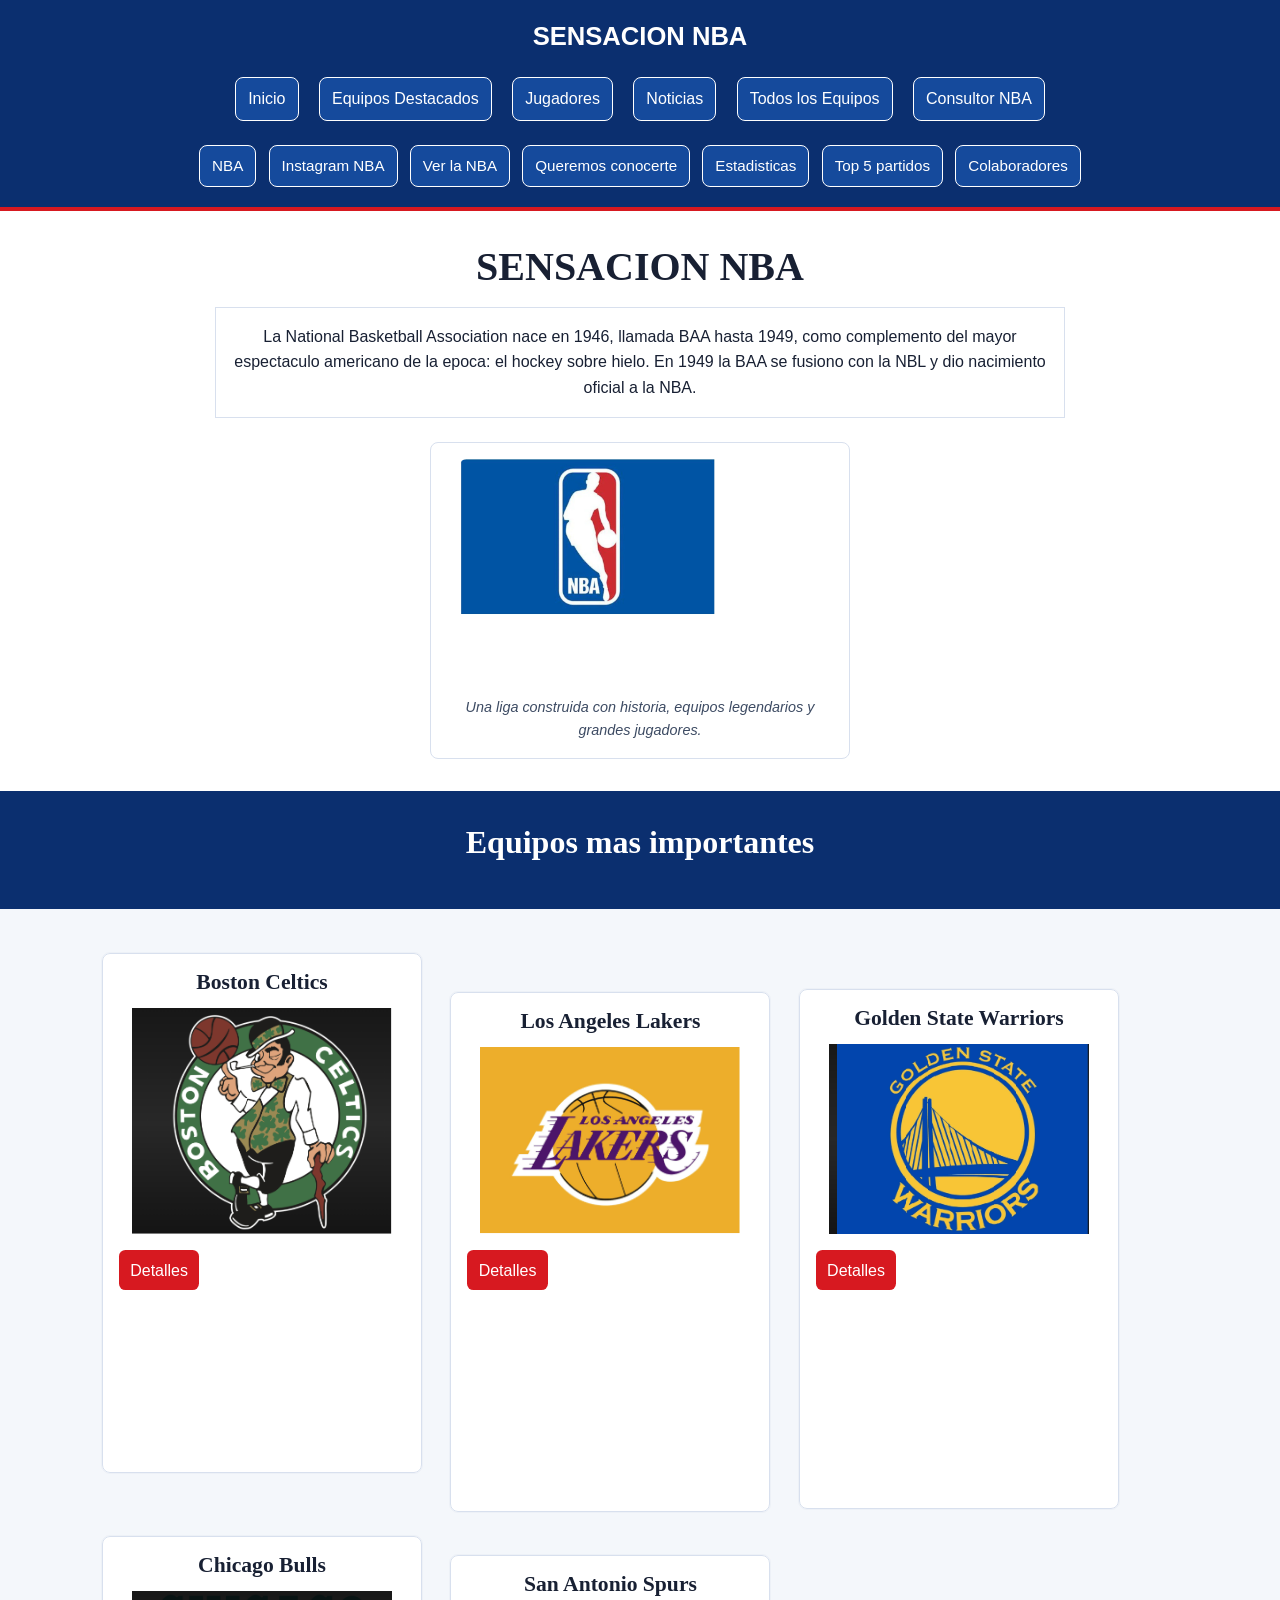
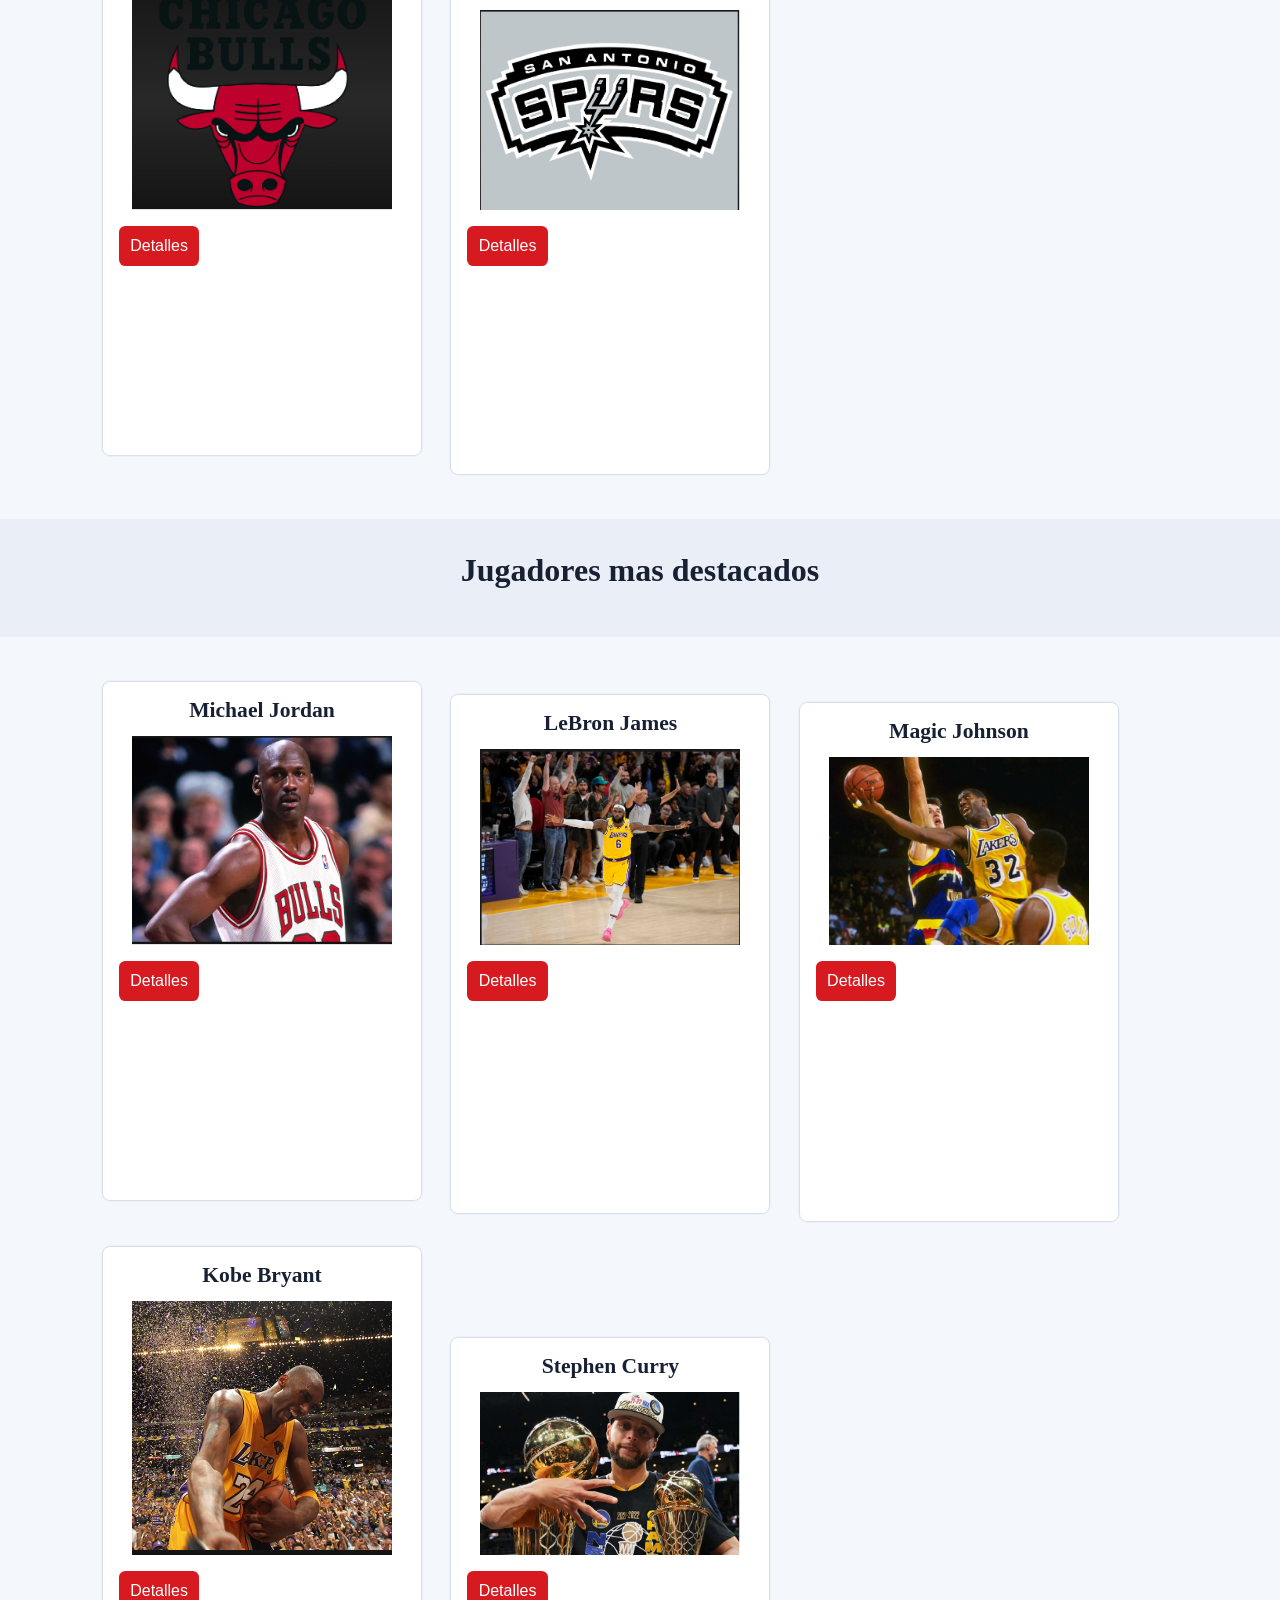
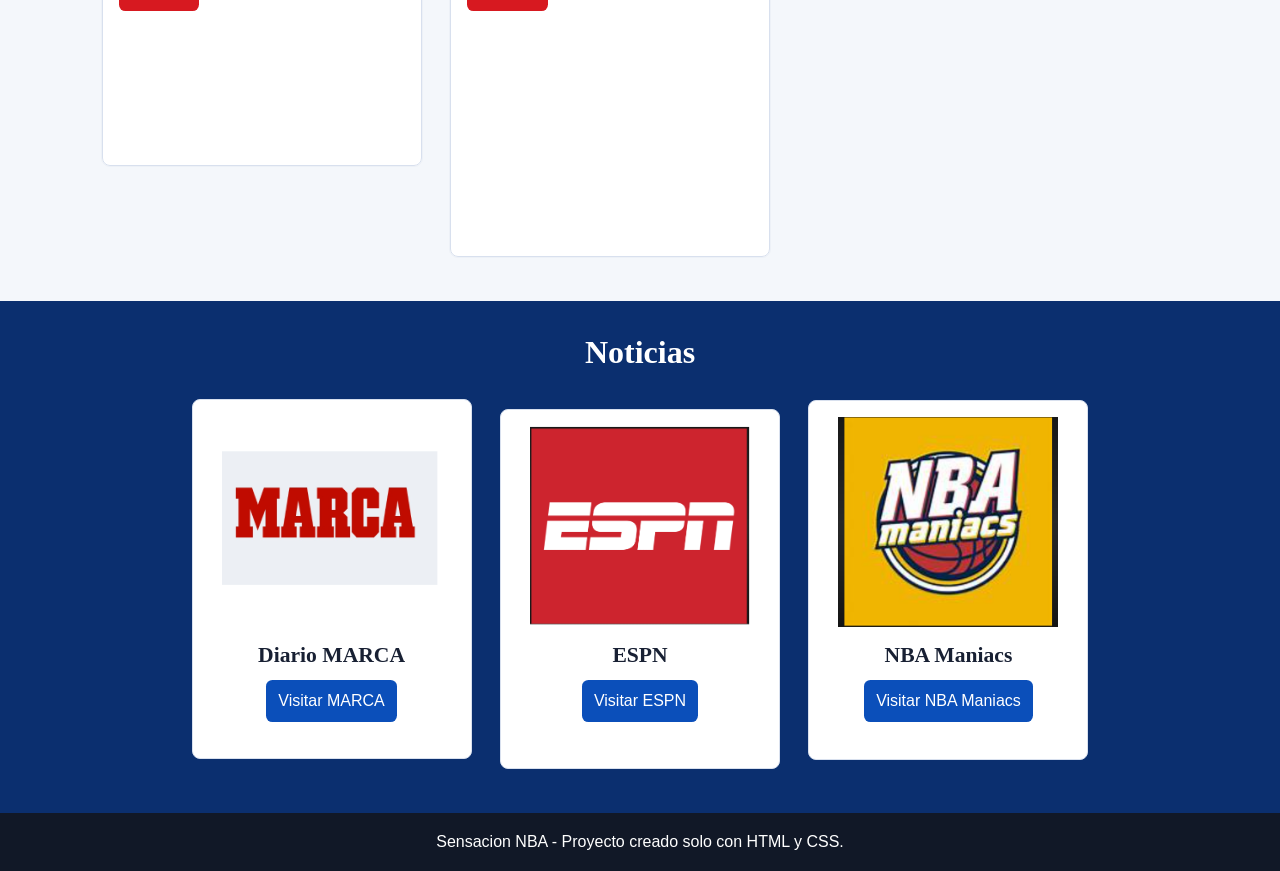
<file: index.html>
<!DOCTYPE html>
<html lang="es">
<head>
    <meta charset="UTF-8">
    <meta name="viewport" content="width=device-width, initial-scale=1.0">
    <title>Sensacion NBA</title>
    <link rel="stylesheet" href="css/style_index.css">
</head>
<body>
    <!-- Cabecera principal -->
    <header id="inicio" class="encabezado">
        <div class="contenedor encabezado__contenido">
            <p class="marca">Sensacion NBA</p>
            <nav class="navegacion" aria-label="Navegacion principal">
                <ul class="navegacion__lista">
                    <li class="navegacion__item"><a href="#inicio">Inicio</a></li>
                    <li class="navegacion__item"><a href="#equipos">Equipos Destacados </a></li>
                    <li class="navegacion__item"><a href="#jugadores">Jugadores</a></li>
                    <li class="navegacion__item"><a href="#noticias">Noticias</a></li>
                    <li class="navegacion__item"><a href="equipos_api.html">Todos los Equipos </a></li>
                    <li class="navegacion__item"><a href="IA.html">Consultor NBA</a></li>
                </ul>
            </nav>
            <nav class="enlaces" aria-label="Enlaces complementarios">
                <a href="https://www.nba.com/">NBA</a>
                <a href="https://www.instagram.com/nba/">Instagram NBA</a>
                <a href="https://www.disneyplus.com/">Ver la NBA</a>
                <a href="info.html">Queremos conocerte</a>
                <a href="estadisticas.html">Estadisticas</a>
                <a href="partidos.html">Top 5 partidos</a>
                <a href="colaboradores.html">Colaboradores</a>
            </nav>
        </div>
    </header>

    <!-- Contenido principal -->
    <main>
        <!-- Seccion: Presentacion -->
        <section class="hero" aria-labelledby="titulo-principal">
            <div class="contenedor">
                <h1 id="titulo-principal">Sensacion NBA</h1>
                <p class="hero__texto">
                    La National Basketball Association nace en 1946, llamada BAA hasta 1949,
                    como complemento del mayor espectaculo americano de la epoca: el hockey sobre hielo.
                    En 1949 la BAA se fusiono con la NBL y dio nacimiento oficial a la NBA.
                </p>
                <figure class="figura-principal">
                    <img src="img/nba.jpg" alt="Balon y elementos visuales de la NBA" class="imagen-principal">
                    <figcaption>Una liga construida con historia, equipos legendarios y grandes jugadores.</figcaption>
                </figure>
            </div>
        </section>

        <!-- Seccion: Equipos -->
        <section id="equipos" class="seccion seccion--azul" aria-labelledby="titulo-equipos">
            <div class="contenedor">
                <h2 id="titulo-equipos">Equipos mas importantes</h2>
            </div>
        </section>

        <!-- Listado: Equipos destacados -->
        <section class="contenedor listado" aria-label="Listado de equipos destacados">
            <article class="tarjeta">
                <h3>Boston Celtics</h3>
                <img src="img/boston.png" alt="Logo de Boston Celtics" class="tarjeta__imagen">
                <details>
                    <summary>Detalles</summary>
                    <p>Los Boston Celtics son uno de los equipos mas emblematicos y exitosos de la NBA. Fundados en 1946, han conquistado 18 campeonatos y han contado con leyendas como Bill Russell, Larry Bird, Paul Pierce, Kevin Garnett y Jayson Tatum.</p>
                </details>
            </article>
            <article class="tarjeta">
                <h3>Los Angeles Lakers</h3>
                <img src="img/lakers.png" alt="Logo de Los Angeles Lakers" class="tarjeta__imagen">
                <details>
                    <summary>Detalles</summary>
                    <p>Los Lakers han construido su historia entre Minneapolis y Los Angeles. Sus titulos llegaron en distintas eras, con figuras como Kareem Abdul-Jabbar, Magic Johnson, Kobe Bryant, Shaquille O'Neal, Pau Gasol y LeBron James.</p>
                </details>
            </article>
            <article class="tarjeta">
                <h3>Golden State Warriors</h3>
                <img src="img/golden.png" alt="Logo de Golden State Warriors" class="tarjeta__imagen">
                <details>
                    <summary>Detalles</summary>
                    <p>Los Warriors nacieron como Philadelphia Warriors y despues representaron a California. Con Stephen Curry, Klay Thompson, Draymond Green y Steve Kerr, revolucionaron el baloncesto moderno con velocidad, pases y tiro de tres puntos.</p>
                </details>
            </article>
            <article class="tarjeta">
                <h3>Chicago Bulls</h3>
                <img src="img/chicago.png" alt="Logo de Chicago Bulls" class="tarjeta__imagen">
                <details>
                    <summary>Detalles</summary>
                    <p>Los Chicago Bulls alcanzaron fama mundial durante los anos 90. Ganaron seis campeonatos bajo el liderazgo de Michael Jordan, acompanado por Scottie Pippen y el entrenador Phil Jackson.</p>
                </details>
            </article>
            <article class="tarjeta">
                <h3>San Antonio Spurs</h3>
                <img src="img/sanAntonio.png" alt="Logo de San Antonio Spurs" class="tarjeta__imagen">
                <details>
                    <summary>Detalles</summary>
                    <p>Los Spurs son sinonimo de disciplina y trabajo colectivo. Con Gregg Popovich, Tim Duncan, David Robinson, Manu Ginobili, Tony Parker y Kawhi Leonard, lograron una etapa de exito sostenido.</p>
                </details>
            </article>
        </section>

        <!-- Seccion: Jugadores -->
        <section id="jugadores" class="seccion seccion--clara" aria-labelledby="titulo-jugadores">
            <div class="contenedor">
                <h2 id="titulo-jugadores">Jugadores mas destacados</h2>
            </div>
        </section>

        <!-- Listado: Jugadores destacados -->
        <section class="contenedor listado" aria-label="Listado de jugadores destacados">
            <article class="tarjeta">
                <h3>Michael Jordan</h3>
                <img src="img/jordan.png" alt="Michael Jordan" class="tarjeta__imagen">
                <details>
                    <summary>Detalles</summary>
                    <p>Michael Jordan redefinio el juego con su capacidad anotadora, liderazgo y dominio competitivo. Gano seis campeonatos con Chicago Bulls y fue cinco veces MVP de temporada regular.</p>
                </details>
            </article>
            <article class="tarjeta">
                <h3>LeBron James</h3>
                <img src="img/lebron.png" alt="LeBron James" class="tarjeta__imagen">
                <details>
                    <summary>Detalles</summary>
                    <p>LeBron James destaca por su potencia fisica, vision de juego y longevidad. Ha ganado campeonatos en distintas franquicias y se mantiene como una de las figuras centrales de la NBA moderna.</p>
                </details>
            </article>
            <article class="tarjeta">
                <h3>Magic Johnson</h3>
                <img src="img/magic.png" alt="Magic Johnson" class="tarjeta__imagen">
                <details>
                    <summary>Detalles</summary>
                    <p>Magic Johnson deslumbro por su vision, pase y liderazgo. Fue pieza central del Showtime de los Lakers y gano cinco titulos de la NBA durante su carrera.</p>
                </details>
            </article>
            <article class="tarjeta">
                <h3>Kobe Bryant</h3>
                <img src="img/kobe.png" alt="Kobe Bryant" class="tarjeta__imagen">
                <details>
                    <summary>Detalles</summary>
                    <p>Kobe Bryant gano cinco anillos con Los Angeles Lakers. Su tecnica, mentalidad competitiva y capacidad para anotar en momentos decisivos lo convirtieron en una leyenda.</p>
                </details>
            </article>
            <article class="tarjeta">
                <h3>Stephen Curry</h3>
                <img src="img/curry.png" alt="Stephen Curry" class="tarjeta__imagen">
                <details>
                    <summary>Detalles</summary>
                    <p>Stephen Curry cambio la forma de atacar en la NBA con su tiro exterior. Es campeon multiple, MVP de temporada regular y referente del baloncesto moderno.</p>
                </details>
            </article>
        </section>

        <!-- Seccion: Noticias -->
        <section id="noticias" class="seccion seccion--azul" aria-labelledby="titulo-noticias">
            <div class="contenedor">
                <h2 id="titulo-noticias">Noticias</h2>
                <div class="noticias">
                    <article class="noticia">
                        <img src="img/marca.png" alt="Logo del diario MARCA" class="noticia__imagen">
                        <h3>Diario MARCA</h3>
                        <a href="https://www.marca.com/baloncesto/nba.html">Visitar MARCA</a>
                    </article>
                    <article class="noticia">
                        <img src="img/espn.png" alt="Logo de ESPN" class="noticia__imagen">
                        <h3>ESPN</h3>
                        <a href="https://www.espn.com/nba/">Visitar ESPN</a>
                    </article>
                    <article class="noticia">
                        <img src="img/maniacs.png" alt="Logo de NBA Maniacs" class="noticia__imagen">
                        <h3>NBA Maniacs</h3>
                        <a href="https://www.nbamaniacs.com/">Visitar NBA Maniacs</a>
                    </article>
                </div>
            </div>
        </section>
    </main>

    <!-- Pie de pagina -->
    <footer class="pie">
        <div class="contenedor">
            <p>Sensacion NBA - Proyecto creado solo con HTML y CSS.</p>
        </div>
    </footer>
</body>
</html>
</file>
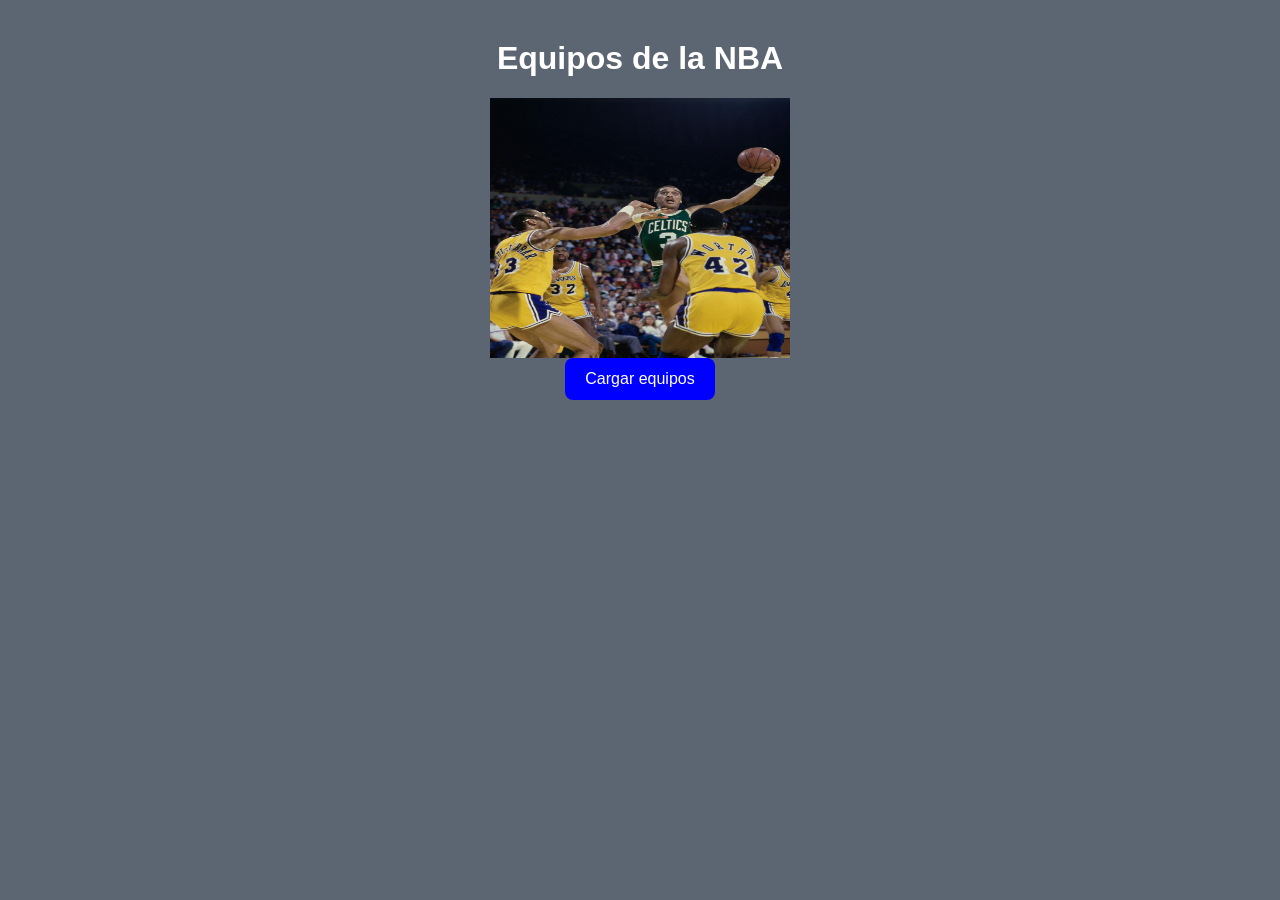
<file: equipos_api.html>
<!DOCTYPE html>
<html lang="es">
<head>
  <meta charset="UTF-8" />
  <meta name="viewport" content="width=device-width, initial-scale=1.0" />
  <title>NBA API</title>
  <link rel="stylesheet" href="css/style_api.css" />
</head>
<body>

  <main class="container">
    <h1>Equipos de la NBA</h1>
     <div id="imgContainer">
       <img
        src="img/finales1984.jpg"
        alt="nba.com"
        width="300"
        height="260"
        class="img"
      />
     </div> 
    <button id="btnCargarEquipos">
      Cargar equipos
    </button>

    <section id="contenedorEquipos" class="teams-container">
      <!-- Aquí se mostrarán los equipos -->
    </section>
  </main>

  <script src="js/api.js"></script>
</body>
</html>
</file>
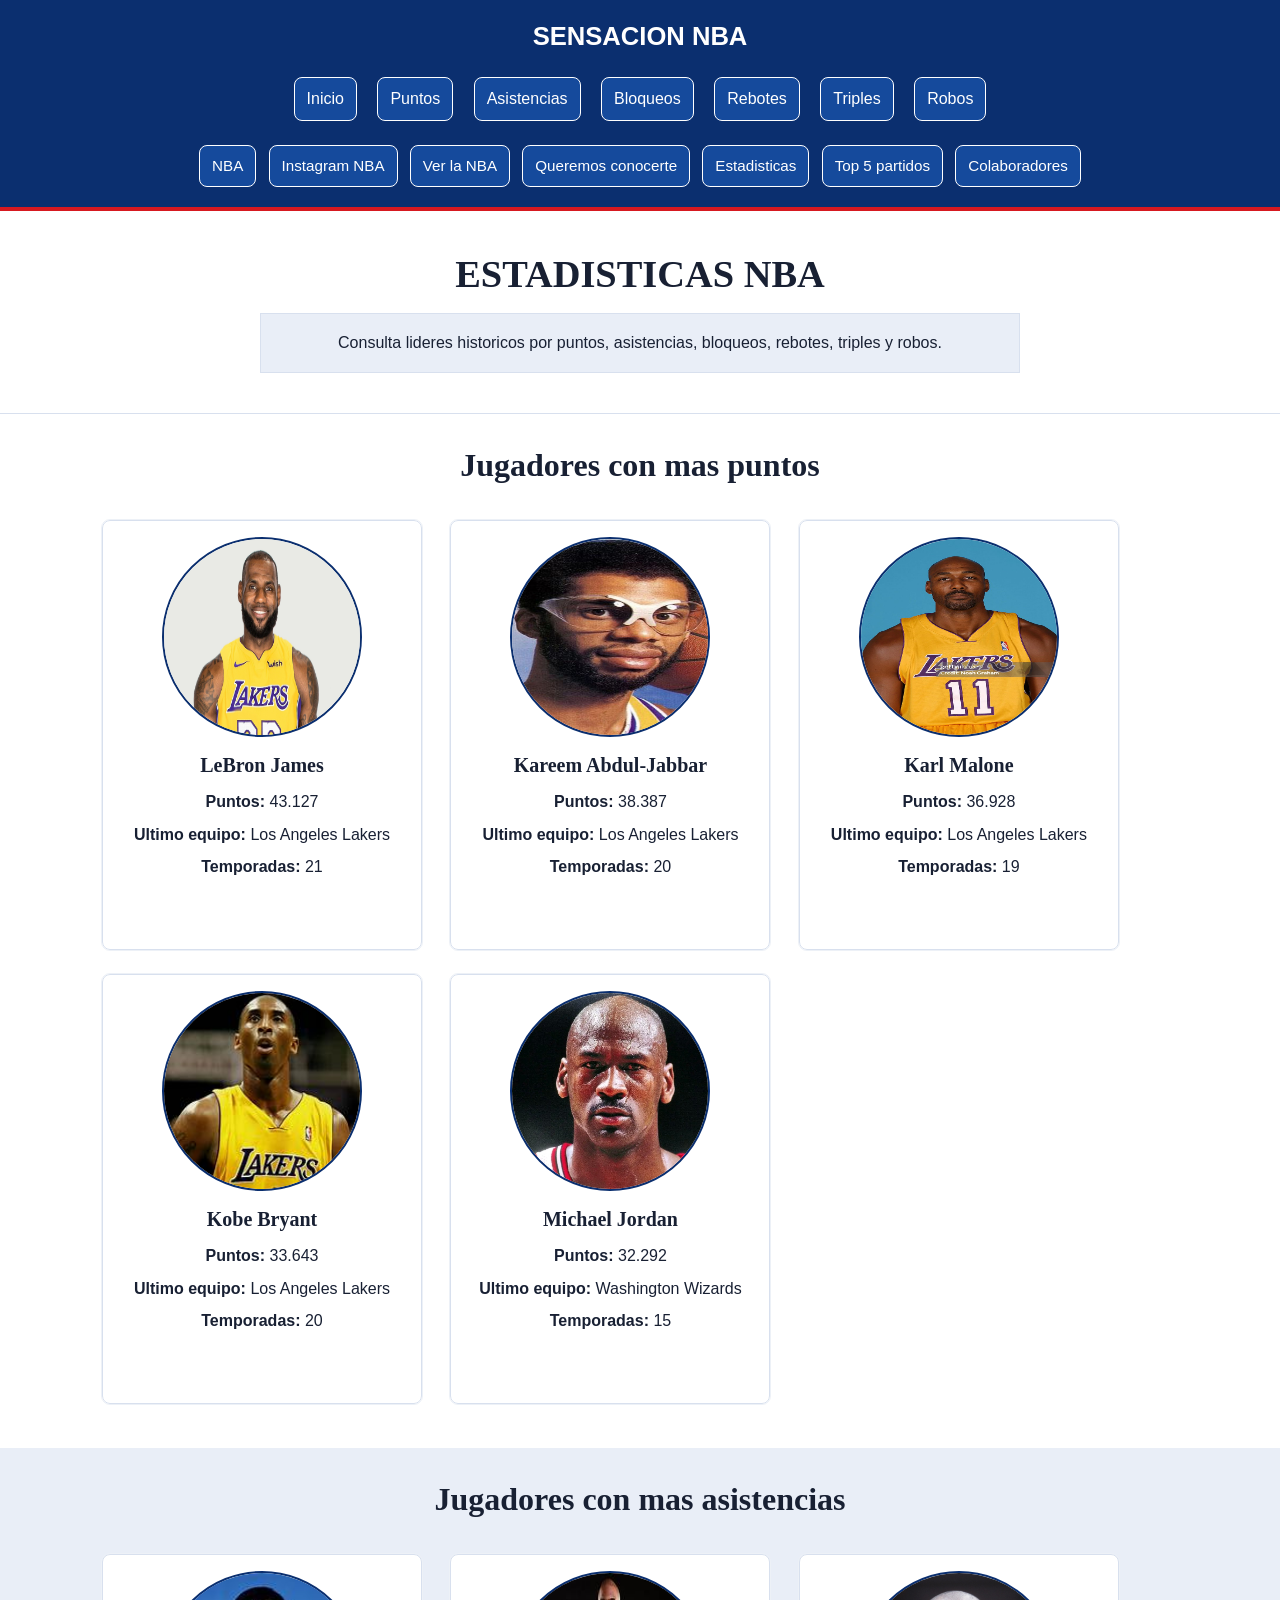
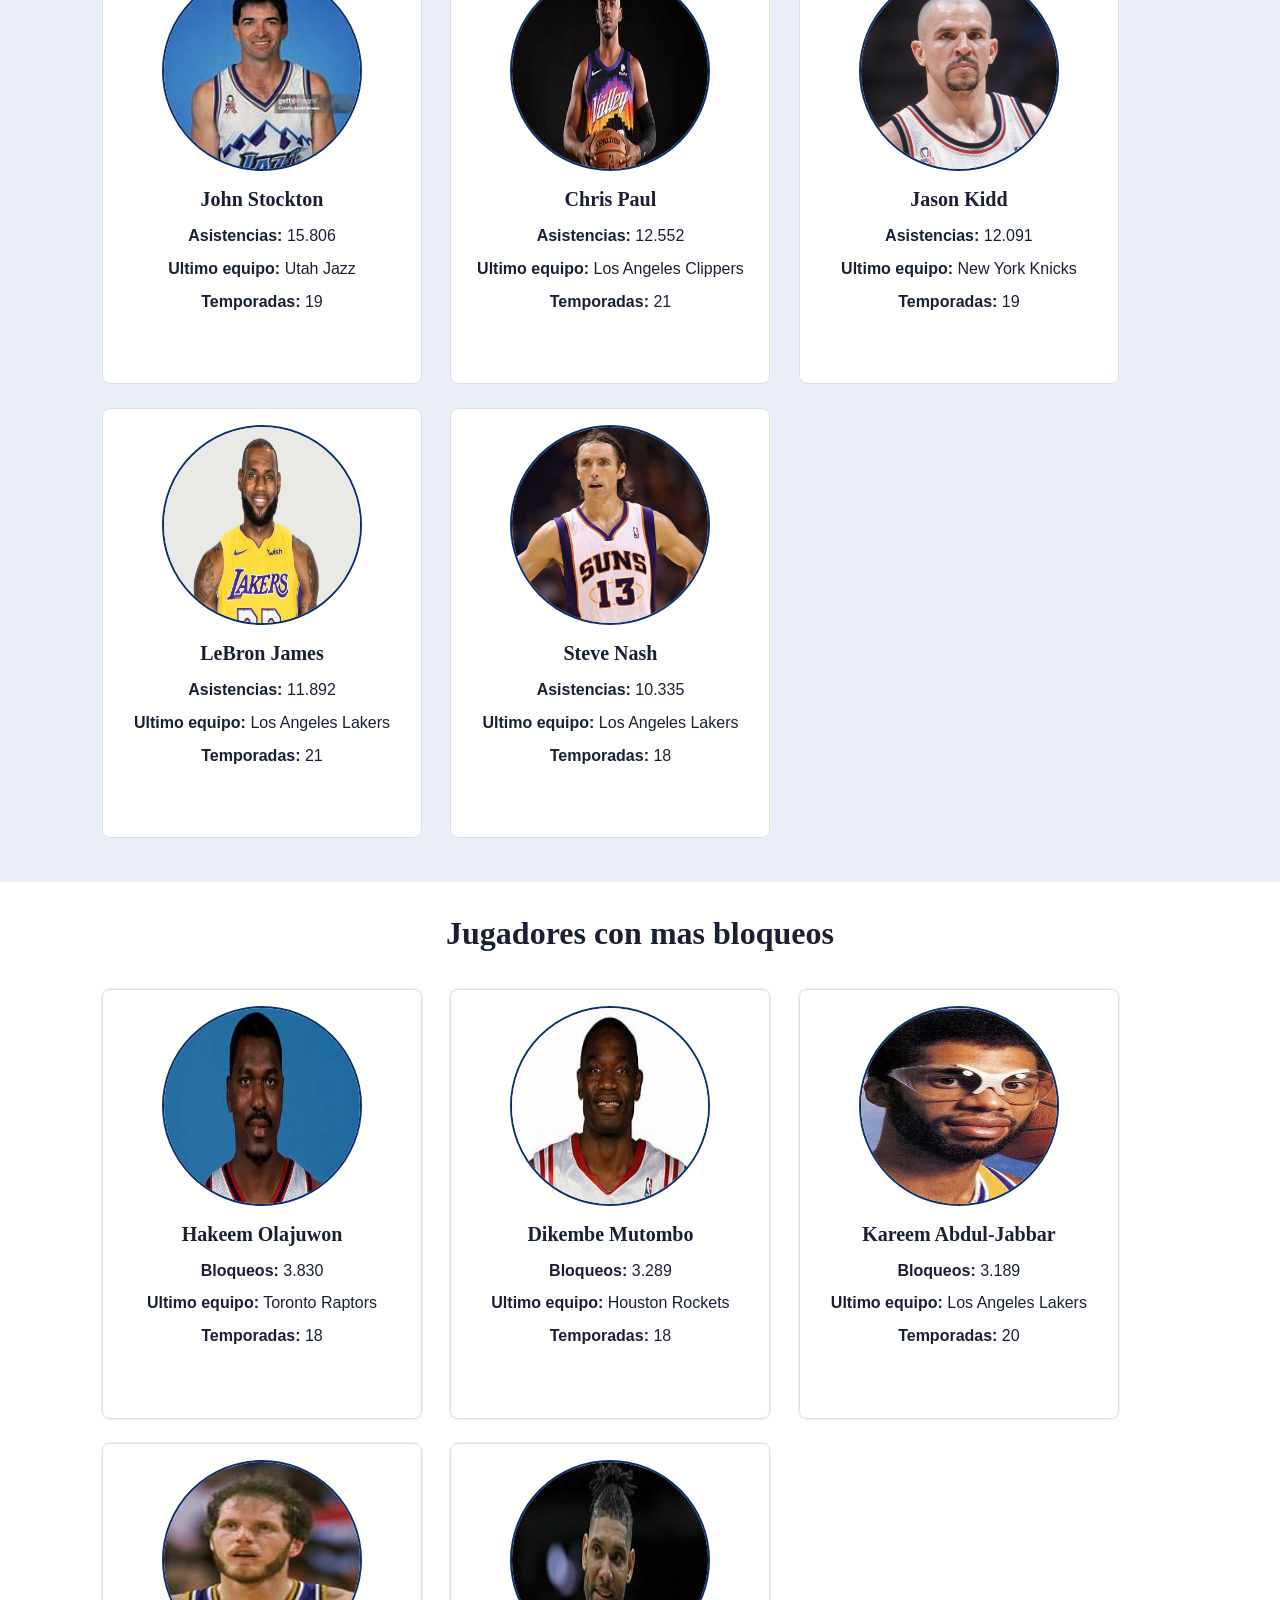
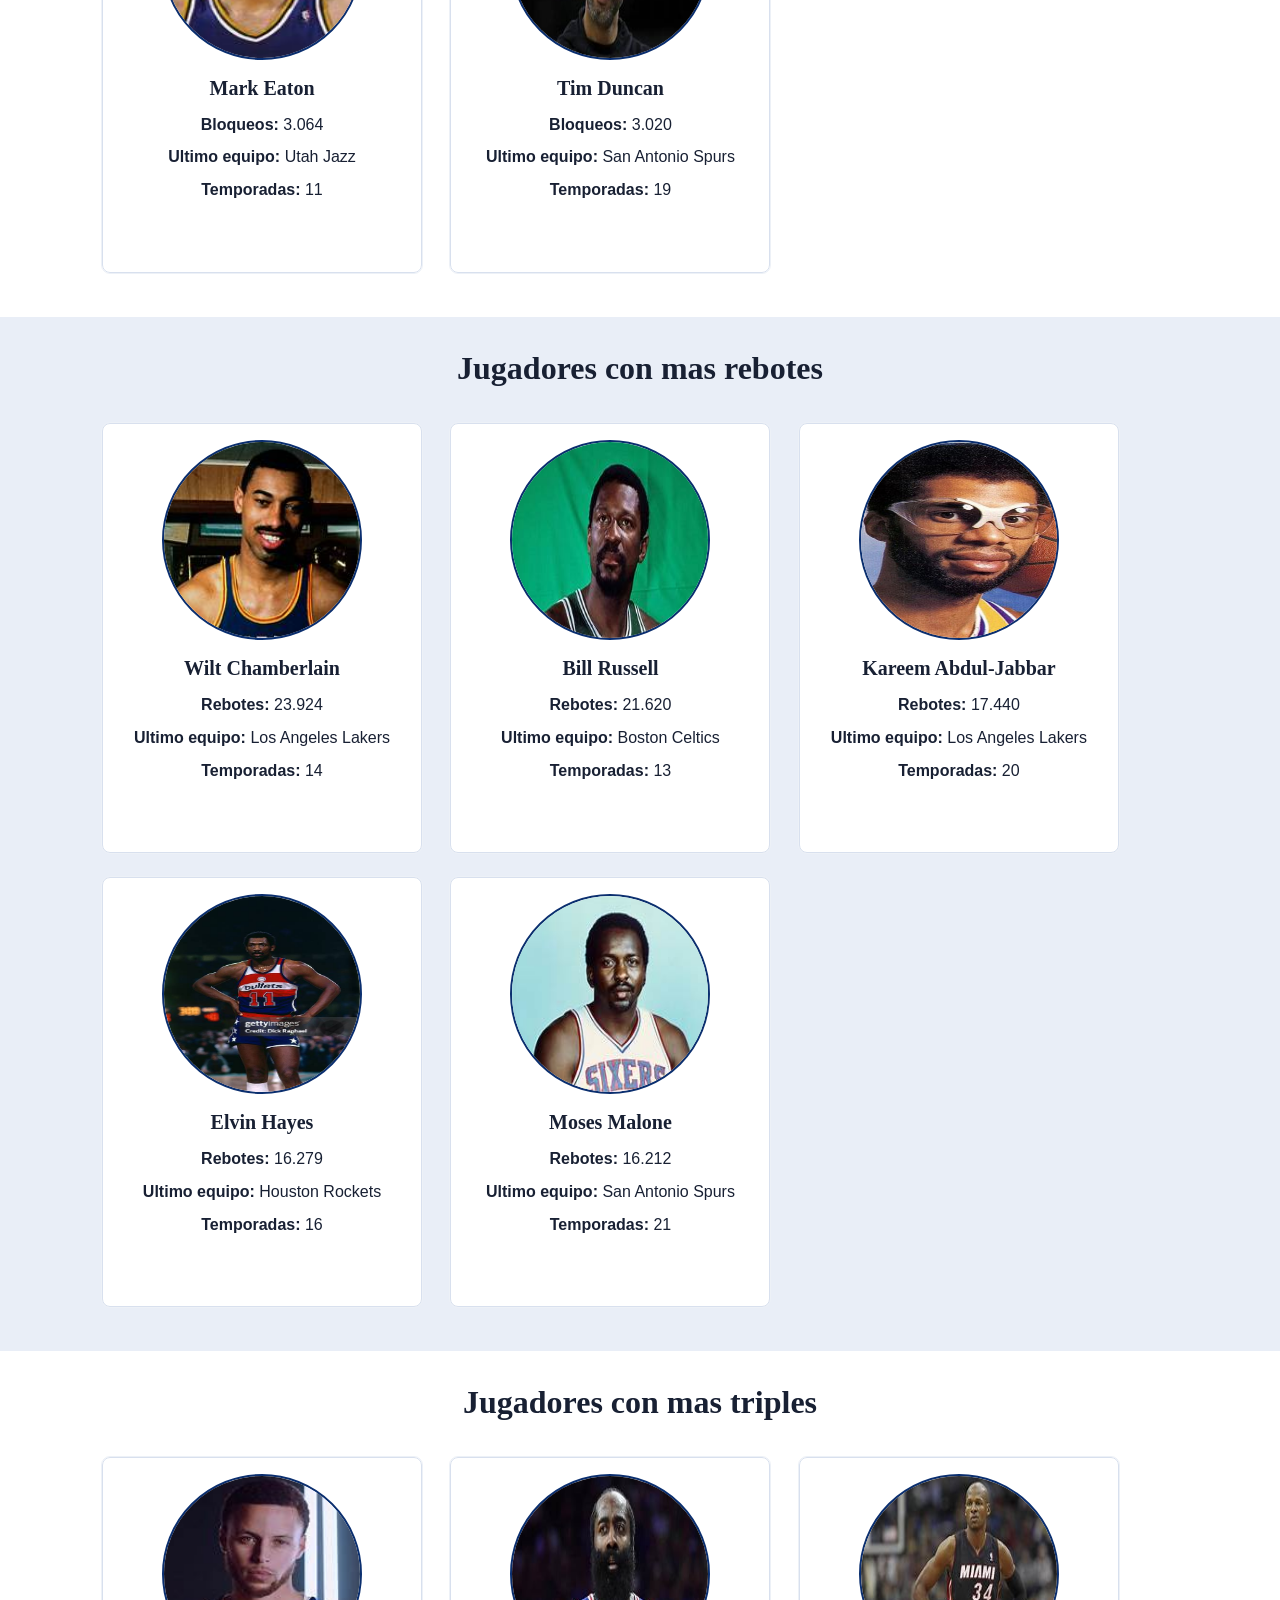
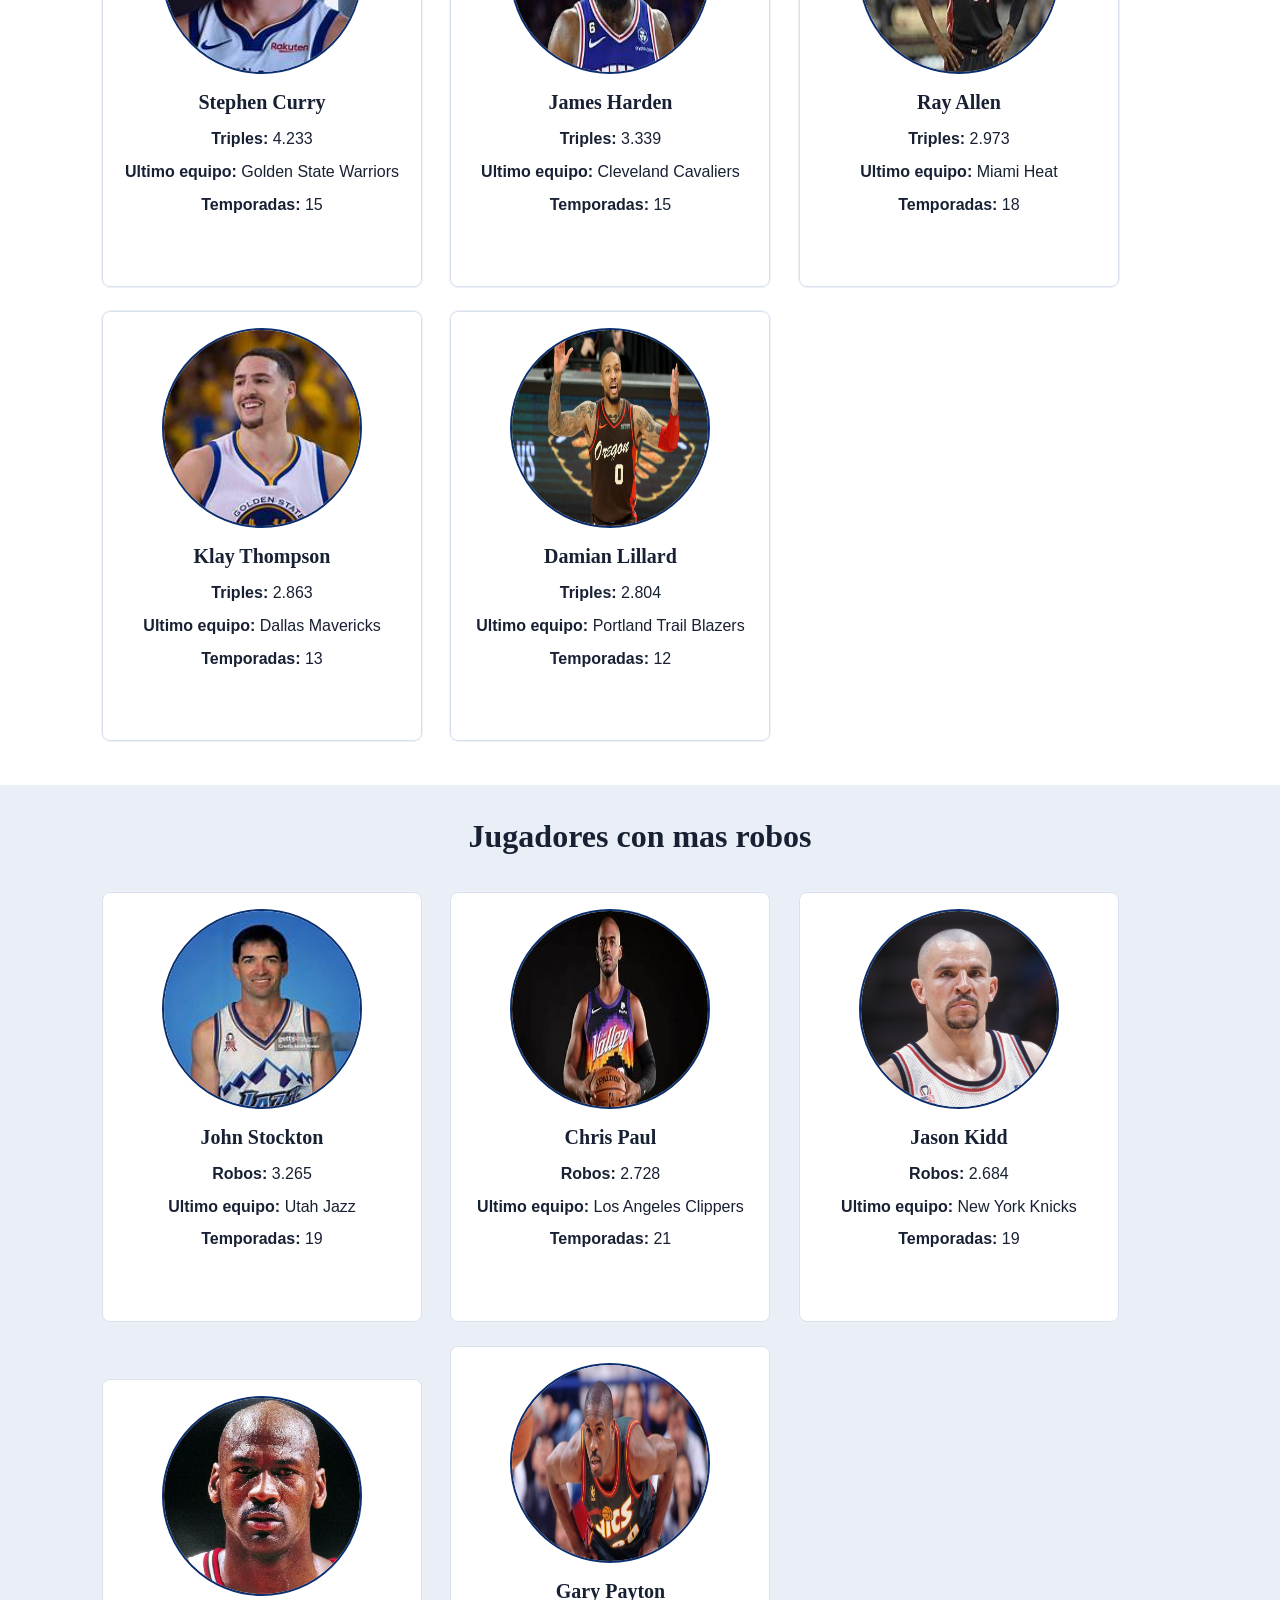
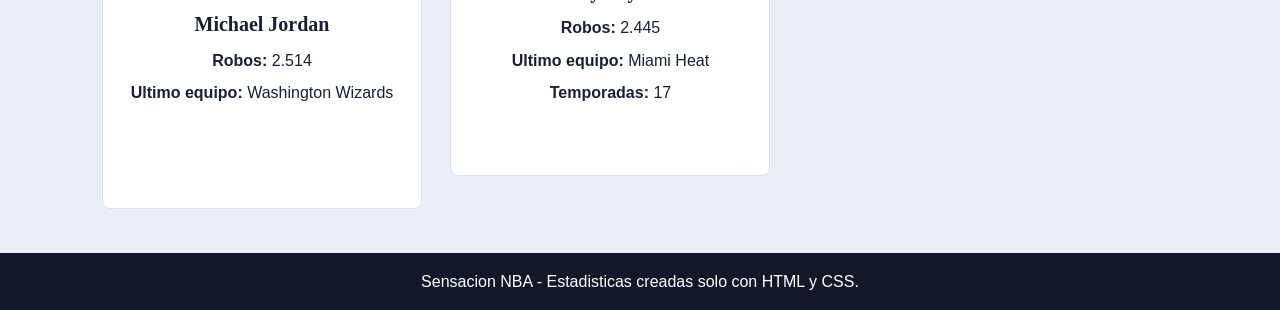
<file: estadisticas.html>
<!DOCTYPE html> 
<html lang="es"> 
<head> 
    <meta charset="UTF-8"> 
    <meta name="viewport" content="width=device-width, initial-scale=1.0"> <!-- Adapta la pagina al ancho del dispositivo. -->
    <title>Estadisticas NBA</title> 
    <link rel="stylesheet" href="css/style_estads.css"> 
</head> 
<body> 
    <header id="inicio" class="encabezado"> 
        <div class="contenedor encabezado__contenido"> <!-- Agrupa el contenido de cabecera con ancho controlado. -->
            <p class="marca">Sensacion NBA</p> 
            <nav class="navegacion" aria-label="Navegacion de estadisticas"> <!-- Define la navegacion interna de la pagina. -->
                <ul class="navegacion__lista"> <!-- Agrupa los enlaces principales del menu. -->
                    <li class="navegacion__item"><a href="index.html">Inicio</a></li>
                    <li class="navegacion__item"><a href="#puntos">Puntos</a></li> 
                    <li class="navegacion__item"><a href="#asistencias">Asistencias</a></li>  
                    <li class="navegacion__item"><a href="#bloqueos">Bloqueos</a></li> 
                    <li class="navegacion__item"><a href="#rebotes">Rebotes</a></li> 
                    <li class="navegacion__item"><a href="#triples">Triples</a></li> 
                    <li class="navegacion__item"><a href="#robos">Robos</a></li> 
                </ul>
            </nav> 
            <nav class="enlaces" aria-label="Enlaces complementarios"> 
                <a href="https://www.nba.com/">NBA</a> 
                <a href="https://www.instagram.com/nba/">Instagram NBA</a> 
                <a href="https://www.disneyplus.com/">Ver la NBA</a> 
                <a href="info.html">Queremos conocerte</a> 
                <a href="estadisticas.html">Estadisticas</a> 
                <a href="partidos.html">Top 5 partidos</a> 
                <a href="colaboradores.html">Colaboradores</a> 
            </nav> 
        </div> 
    </header> 

    <main> <!-- Define el contenido principal del documento. -->
        <section class="hero" aria-labelledby="titulo-principal"> 
            <div class="contenedor"> 
                <h1 id="titulo-principal">Estadisticas NBA</h1> 
                <p class="hero__texto">Consulta lideres historicos por puntos, asistencias, bloqueos, rebotes, triples y robos.</p> <!-- Explica el objetivo de la pagina. -->
            </div> 
        </section> 

        <section id="puntos" class="seccion" aria-labelledby="titulo-puntos"> <!-- Agrupa jugadores lideres en puntos. -->
            <div class="contenedor"> <!-- Centra el contenido de la seccion. -->
                <h2 id="titulo-puntos">Jugadores con mas puntos</h2> <!-- Titulo de la categoria de puntos. -->
                <article class="jugador-card"> <!-- Tarjeta de LeBron James en puntos. -->
                    <img src="img/lebronrostro.jpg" alt="Rostro de LeBron James" class="jugador-card__imagen"> <!-- Imagen del jugador. -->
                    <div class="jugador-card__info"> <!-- Agrupa los datos estadisticos del jugador. -->
                        <h3>LeBron James</h3> <!-- Nombre del jugador. -->
                        <p><strong>Puntos:</strong> 43.127</p> <!-- Muestra la estadistica principal. -->
                        <p><strong>Ultimo equipo:</strong> Los Angeles Lakers</p> <!-- Muestra el ultimo equipo registrado. -->
                        <p><strong>Temporadas:</strong> 21</p> <!-- Muestra las temporadas jugadas. -->
                    </div> <!-- Cierra los datos del jugador. -->
                </article> <!-- Cierra la tarjeta de LeBron James. -->
                <article class="jugador-card"> <!-- Tarjeta de Kareem Abdul-Jabbar en puntos. -->
                    <img src="img/karemrostro.jpg" alt="Rostro de Kareem Abdul-Jabbar" class="jugador-card__imagen"> <!-- Imagen del jugador. -->
                    <div class="jugador-card__info"> <!-- Agrupa los datos estadisticos del jugador. -->
                        <h3>Kareem Abdul-Jabbar</h3> <!-- Nombre del jugador. -->
                        <p><strong>Puntos:</strong> 38.387</p> <!-- Muestra la estadistica principal. -->
                        <p><strong>Ultimo equipo:</strong> Los Angeles Lakers</p> <!-- Muestra el ultimo equipo registrado. -->
                        <p><strong>Temporadas:</strong> 20</p> <!-- Muestra las temporadas jugadas. -->
                    </div> <!-- Cierra los datos del jugador. -->
                </article> <!-- Cierra la tarjeta de Kareem Abdul-Jabbar. -->
                <article class="jugador-card"> <!-- Tarjeta de Karl Malone en puntos. -->
                    <img src="img/karlrostro.jpg" alt="Rostro de Karl Malone" class="jugador-card__imagen"> <!-- Imagen del jugador. -->
                    <div class="jugador-card__info"> <!-- Agrupa los datos estadisticos del jugador. -->
                        <h3>Karl Malone</h3> <!-- Nombre del jugador. -->
                        <p><strong>Puntos:</strong> 36.928</p> <!-- Muestra la estadistica principal. -->
                        <p><strong>Ultimo equipo:</strong> Los Angeles Lakers</p> <!-- Muestra el ultimo equipo registrado. -->
                        <p><strong>Temporadas:</strong> 19</p> <!-- Muestra las temporadas jugadas. -->
                    </div> <!-- Cierra los datos del jugador. -->
                </article> <!-- Cierra la tarjeta de Karl Malone. -->
                <article class="jugador-card"> <!-- Tarjeta de Kobe Bryant en puntos. -->
                    <img src="img/koberostro.jpg" alt="Rostro de Kobe Bryant" class="jugador-card__imagen"> <!-- Imagen del jugador. -->
                    <div class="jugador-card__info"> <!-- Agrupa los datos estadisticos del jugador. -->
                        <h3>Kobe Bryant</h3> <!-- Nombre del jugador. -->
                        <p><strong>Puntos:</strong> 33.643</p> <!-- Muestra la estadistica principal. -->
                        <p><strong>Ultimo equipo:</strong> Los Angeles Lakers</p> <!-- Muestra el ultimo equipo registrado. -->
                        <p><strong>Temporadas:</strong> 20</p> <!-- Muestra las temporadas jugadas. -->
                    </div> <!-- Cierra los datos del jugador. -->
                </article> <!-- Cierra la tarjeta de Kobe Bryant. -->
                <article class="jugador-card"> <!-- Tarjeta de Michael Jordan en puntos. -->
                    <img src="img/jordanrostro.png" alt="Rostro de Michael Jordan" class="jugador-card__imagen"> <!-- Imagen del jugador. -->
                    <div class="jugador-card__info"> <!-- Agrupa los datos estadisticos del jugador. -->
                        <h3>Michael Jordan</h3> <!-- Nombre del jugador. -->
                        <p><strong>Puntos:</strong> 32.292</p> <!-- Muestra la estadistica principal. -->
                        <p><strong>Ultimo equipo:</strong> Washington Wizards</p> <!-- Muestra el ultimo equipo registrado. -->
                        <p><strong>Temporadas:</strong> 15</p> <!-- Muestra las temporadas jugadas. -->
                    </div> <!-- Cierra los datos del jugador. -->
                </article> <!-- Cierra la tarjeta de Michael Jordan. -->
            </div> <!-- Cierra el contenedor de puntos. -->
        </section> <!-- Cierra la seccion de puntos. -->

        <section id="asistencias" class="seccion seccion--clara" aria-labelledby="titulo-asistencias"> <!-- Agrupa jugadores lideres en asistencias. -->
            <div class="contenedor"> <!-- Centra el contenido de la seccion. -->
                <h2 id="titulo-asistencias">Jugadores con mas asistencias</h2> <!-- Titulo de la categoria de asistencias. -->
                <article class="jugador-card"> <!-- Tarjeta de John Stockton en asistencias. -->
                    <img src="img/John Stockton.jpg" alt="Rostro de John Stockton" class="jugador-card__imagen"> <!-- Imagen del jugador. -->
                    <div class="jugador-card__info"> <!-- Agrupa los datos estadisticos del jugador. -->
                        <h3>John Stockton</h3> <!-- Nombre del jugador. -->
                        <p><strong>Asistencias:</strong> 15.806</p> <!-- Muestra la estadistica principal. -->
                        <p><strong>Ultimo equipo:</strong> Utah Jazz</p> <!-- Muestra el ultimo equipo registrado. -->
                        <p><strong>Temporadas:</strong> 19</p> <!-- Muestra las temporadas jugadas. -->
                    </div> <!-- Cierra los datos del jugador. -->
                </article> <!-- Cierra la tarjeta de John Stockton. -->
                <article class="jugador-card"> <!-- Tarjeta de Chris Paul en asistencias. -->
                    <img src="img/Chris Paul rostro.jpg" alt="Rostro de Chris Paul" class="jugador-card__imagen"> <!-- Imagen del jugador. -->
                    <div class="jugador-card__info"> <!-- Agrupa los datos estadisticos del jugador. -->
                        <h3>Chris Paul</h3> <!-- Nombre del jugador. -->
                        <p><strong>Asistencias:</strong> 12.552</p> <!-- Muestra la estadistica principal. -->
                        <p><strong>Ultimo equipo:</strong> Los Angeles Clippers</p> <!-- Muestra el ultimo equipo registrado. -->
                        <p><strong>Temporadas:</strong> 21</p> <!-- Muestra las temporadas jugadas. -->
                    </div> <!-- Cierra los datos del jugador. -->
                </article> <!-- Cierra la tarjeta de Chris Paul. -->
                <article class="jugador-card"> <!-- Tarjeta de Jason Kidd en asistencias. -->
                    <img src="img/Jason Kidd rostro.jpg" alt="Rostro de Jason Kidd" class="jugador-card__imagen"> <!-- Imagen del jugador. -->
                    <div class="jugador-card__info"> <!-- Agrupa los datos estadisticos del jugador. -->
                        <h3>Jason Kidd</h3> <!-- Nombre del jugador. -->
                        <p><strong>Asistencias:</strong> 12.091</p> <!-- Muestra la estadistica principal. -->
                        <p><strong>Ultimo equipo:</strong> New York Knicks</p> <!-- Muestra el ultimo equipo registrado. -->
                        <p><strong>Temporadas:</strong> 19</p> <!-- Muestra las temporadas jugadas. -->
                    </div> <!-- Cierra los datos del jugador. -->
                </article> <!-- Cierra la tarjeta de Jason Kidd. -->
                <article class="jugador-card"> <!-- Tarjeta de LeBron James en asistencias. -->
                    <img src="img/lebronrostro.jpg" alt="Rostro de LeBron James" class="jugador-card__imagen"> <!-- Imagen del jugador. -->
                    <div class="jugador-card__info"> <!-- Agrupa los datos estadisticos del jugador. -->
                        <h3>LeBron James</h3> <!-- Nombre del jugador. -->
                        <p><strong>Asistencias:</strong> 11.892</p> <!-- Muestra la estadistica principal. -->
                        <p><strong>Ultimo equipo:</strong> Los Angeles Lakers</p> <!-- Muestra el ultimo equipo registrado. -->
                        <p><strong>Temporadas:</strong> 21</p> <!-- Muestra las temporadas jugadas. -->
                    </div> <!-- Cierra los datos del jugador. -->
                </article> <!-- Cierra la tarjeta de LeBron James. -->
                <article class="jugador-card"> <!-- Tarjeta de Steve Nash en asistencias. -->
                    <img src="img/Steve Nash rostro.jpg" alt="Rostro de Steve Nash" class="jugador-card__imagen"> <!-- Imagen del jugador. -->
                    <div class="jugador-card__info"> <!-- Agrupa los datos estadisticos del jugador. -->
                        <h3>Steve Nash</h3> <!-- Nombre del jugador. -->
                        <p><strong>Asistencias:</strong> 10.335</p> <!-- Muestra la estadistica principal. -->
                        <p><strong>Ultimo equipo:</strong> Los Angeles Lakers</p> <!-- Muestra el ultimo equipo registrado. -->
                        <p><strong>Temporadas:</strong> 18</p> <!-- Muestra las temporadas jugadas. -->
                    </div> <!-- Cierra los datos del jugador. -->
                </article> <!-- Cierra la tarjeta de Steve Nash. -->
            </div> <!-- Cierra el contenedor de asistencias. -->
        </section> <!-- Cierra la seccion de asistencias. -->

        <section id="bloqueos" class="seccion" aria-labelledby="titulo-bloqueos"> <!-- Agrupa jugadores lideres en bloqueos. -->
            <div class="contenedor"> <!-- Centra el contenido de la seccion. -->
                <h2 id="titulo-bloqueos">Jugadores con mas bloqueos</h2> <!-- Titulo de la categoria de bloqueos. -->
                <article class="jugador-card"> <!-- Tarjeta de Hakeem Olajuwon en bloqueos. -->
                    <img src="img/Hakeem Olajuwon rostro.jpg" alt="Rostro de Hakeem Olajuwon" class="jugador-card__imagen"> <!-- Imagen del jugador. -->
                    <div class="jugador-card__info"> <!-- Agrupa los datos estadisticos del jugador. -->
                        <h3>Hakeem Olajuwon</h3> <!-- Nombre del jugador. -->
                        <p><strong>Bloqueos:</strong> 3.830</p> <!-- Muestra la estadistica principal. -->
                        <p><strong>Ultimo equipo:</strong> Toronto Raptors</p> <!-- Muestra el ultimo equipo registrado. -->
                        <p><strong>Temporadas:</strong> 18</p> <!-- Muestra las temporadas jugadas. -->
                    </div> <!-- Cierra los datos del jugador. -->
                </article> <!-- Cierra la tarjeta de Hakeem Olajuwon. -->
                <article class="jugador-card"> <!-- Tarjeta de Dikembe Mutombo en bloqueos. -->
                    <img src="img/Dikembe Mutombo rostro.jpg" alt="Rostro de Dikembe Mutombo" class="jugador-card__imagen"> <!-- Imagen del jugador. -->
                    <div class="jugador-card__info"> <!-- Agrupa los datos estadisticos del jugador. -->
                        <h3>Dikembe Mutombo</h3> <!-- Nombre del jugador. -->
                        <p><strong>Bloqueos:</strong> 3.289</p> <!-- Muestra la estadistica principal. -->
                        <p><strong>Ultimo equipo:</strong> Houston Rockets</p> <!-- Muestra el ultimo equipo registrado. -->
                        <p><strong>Temporadas:</strong> 18</p> <!-- Muestra las temporadas jugadas. -->
                    </div> <!-- Cierra los datos del jugador. -->
                </article> <!-- Cierra la tarjeta de Dikembe Mutombo. -->
                <article class="jugador-card"> <!-- Tarjeta de Kareem Abdul-Jabbar en bloqueos. -->
                    <img src="img/karemrostro.jpg" alt="Rostro de Kareem Abdul-Jabbar" class="jugador-card__imagen"> <!-- Imagen del jugador. -->
                    <div class="jugador-card__info"> <!-- Agrupa los datos estadisticos del jugador. -->
                        <h3>Kareem Abdul-Jabbar</h3> <!-- Nombre del jugador. -->
                        <p><strong>Bloqueos:</strong> 3.189</p> <!-- Muestra la estadistica principal. -->
                        <p><strong>Ultimo equipo:</strong> Los Angeles Lakers</p> <!-- Muestra el ultimo equipo registrado. -->
                        <p><strong>Temporadas:</strong> 20</p> <!-- Muestra las temporadas jugadas. -->
                    </div> <!-- Cierra los datos del jugador. -->
                </article> <!-- Cierra la tarjeta de Kareem Abdul-Jabbar. -->
                <article class="jugador-card"> <!-- Tarjeta de Mark Eaton en bloqueos. -->
                    <img src="img/Mark Eatonrostro.jpg" alt="Rostro de Mark Eaton" class="jugador-card__imagen"> <!-- Imagen del jugador. -->
                    <div class="jugador-card__info"> <!-- Agrupa los datos estadisticos del jugador. -->
                        <h3>Mark Eaton</h3> <!-- Nombre del jugador. -->
                        <p><strong>Bloqueos:</strong> 3.064</p> <!-- Muestra la estadistica principal. -->
                        <p><strong>Ultimo equipo:</strong> Utah Jazz</p> <!-- Muestra el ultimo equipo registrado. -->
                        <p><strong>Temporadas:</strong> 11</p> <!-- Muestra las temporadas jugadas. -->
                    </div> <!-- Cierra los datos del jugador. -->
                </article> <!-- Cierra la tarjeta de Mark Eaton. -->
                <article class="jugador-card"> <!-- Tarjeta de Tim Duncan en bloqueos. -->
                    <img src="img/Tim Duncan r.jpg" alt="Rostro de Tim Duncan" class="jugador-card__imagen"> <!-- Imagen del jugador. -->
                    <div class="jugador-card__info"> <!-- Agrupa los datos estadisticos del jugador. -->
                        <h3>Tim Duncan</h3> <!-- Nombre del jugador. -->
                        <p><strong>Bloqueos:</strong> 3.020</p> <!-- Muestra la estadistica principal. -->
                        <p><strong>Ultimo equipo:</strong> San Antonio Spurs</p> <!-- Muestra el ultimo equipo registrado. -->
                        <p><strong>Temporadas:</strong> 19</p> <!-- Muestra las temporadas jugadas. -->
                    </div> <!-- Cierra los datos del jugador. -->
                </article> <!-- Cierra la tarjeta de Tim Duncan. -->
            </div> <!-- Cierra el contenedor de bloqueos. -->
        </section> <!-- Cierra la seccion de bloqueos. -->

        <section id="rebotes" class="seccion seccion--clara" aria-labelledby="titulo-rebotes"> <!-- Agrupa jugadores lideres en rebotes. -->
            <div class="contenedor"> <!-- Centra el contenido de la seccion. -->
                <h2 id="titulo-rebotes">Jugadores con mas rebotes</h2> <!-- Titulo de la categoria de rebotes. -->
                <article class="jugador-card"> <!-- Tarjeta de Wilt Chamberlain en rebotes. -->
                    <img src="img/Wilt Chamberlain r.jpg" alt="Rostro de Wilt Chamberlain" class="jugador-card__imagen"> <!-- Imagen del jugador. -->
                    <div class="jugador-card__info"> <!-- Agrupa los datos estadisticos del jugador. -->
                        <h3>Wilt Chamberlain</h3> <!-- Nombre del jugador. -->
                        <p><strong>Rebotes:</strong> 23.924</p> <!-- Muestra la estadistica principal. -->
                        <p><strong>Ultimo equipo:</strong> Los Angeles Lakers</p> <!-- Muestra el ultimo equipo registrado. -->
                        <p><strong>Temporadas:</strong> 14</p> <!-- Muestra las temporadas jugadas. -->
                    </div> <!-- Cierra los datos del jugador. -->
                </article> <!-- Cierra la tarjeta de Wilt Chamberlain. -->
                <article class="jugador-card"> <!-- Tarjeta de Bill Russell en rebotes. -->
                    <img src="img/Bill Russell r.jpg" alt="Rostro de Bill Russell" class="jugador-card__imagen"> <!-- Imagen del jugador. -->
                    <div class="jugador-card__info"> <!-- Agrupa los datos estadisticos del jugador. -->
                        <h3>Bill Russell</h3> <!-- Nombre del jugador. -->
                        <p><strong>Rebotes:</strong> 21.620</p> <!-- Muestra la estadistica principal. -->
                        <p><strong>Ultimo equipo:</strong> Boston Celtics</p> <!-- Muestra el ultimo equipo registrado. -->
                        <p><strong>Temporadas:</strong> 13</p> <!-- Muestra las temporadas jugadas. -->
                    </div> <!-- Cierra los datos del jugador. -->
                </article> <!-- Cierra la tarjeta de Bill Russell. -->
                <article class="jugador-card"> <!-- Tarjeta de Kareem Abdul-Jabbar en rebotes. -->
                    <img src="img/karemrostro.jpg" alt="Rostro de Kareem Abdul-Jabbar" class="jugador-card__imagen"> <!-- Imagen del jugador. -->
                    <div class="jugador-card__info"> <!-- Agrupa los datos estadisticos del jugador. -->
                        <h3>Kareem Abdul-Jabbar</h3> <!-- Nombre del jugador. -->
                        <p><strong>Rebotes:</strong> 17.440</p> <!-- Muestra la estadistica principal. -->
                        <p><strong>Ultimo equipo:</strong> Los Angeles Lakers</p> <!-- Muestra el ultimo equipo registrado. -->
                        <p><strong>Temporadas:</strong> 20</p> <!-- Muestra las temporadas jugadas. -->
                    </div> <!-- Cierra los datos del jugador. -->
                </article> <!-- Cierra la tarjeta de Kareem Abdul-Jabbar. -->
                <article class="jugador-card"> <!-- Tarjeta de Elvin Hayes en rebotes. -->
                    <img src="img/Elvin Hayes r.jpg" alt="Rostro de Elvin Hayes" class="jugador-card__imagen"> <!-- Imagen del jugador. -->
                    <div class="jugador-card__info"> <!-- Agrupa los datos estadisticos del jugador. -->
                        <h3>Elvin Hayes</h3> <!-- Nombre del jugador. -->
                        <p><strong>Rebotes:</strong> 16.279</p> <!-- Muestra la estadistica principal. -->
                        <p><strong>Ultimo equipo:</strong> Houston Rockets</p> <!-- Muestra el ultimo equipo registrado. -->
                        <p><strong>Temporadas:</strong> 16</p> <!-- Muestra las temporadas jugadas. -->
                    </div> <!-- Cierra los datos del jugador. -->
                </article> <!-- Cierra la tarjeta de Elvin Hayes. -->
                <article class="jugador-card"> <!-- Tarjeta de Moses Malone en rebotes. -->
                    <img src="img/Moses Malone r.jpg" alt="Rostro de Moses Malone" class="jugador-card__imagen"> <!-- Imagen del jugador. -->
                    <div class="jugador-card__info"> <!-- Agrupa los datos estadisticos del jugador. -->
                        <h3>Moses Malone</h3> <!-- Nombre del jugador. -->
                        <p><strong>Rebotes:</strong> 16.212</p> <!-- Muestra la estadistica principal. -->
                        <p><strong>Ultimo equipo:</strong> San Antonio Spurs</p> <!-- Muestra el ultimo equipo registrado. -->
                        <p><strong>Temporadas:</strong> 21</p> <!-- Muestra las temporadas jugadas. -->
                    </div> <!-- Cierra los datos del jugador. -->
                </article> <!-- Cierra la tarjeta de Moses Malone. -->
            </div> <!-- Cierra el contenedor de rebotes. -->
        </section> <!-- Cierra la seccion de rebotes. -->

        <section id="triples" class="seccion" aria-labelledby="titulo-triples"> <!-- Agrupa jugadores lideres en triples. -->
            <div class="contenedor"> <!-- Centra el contenido de la seccion. -->
                <h2 id="titulo-triples">Jugadores con mas triples</h2> <!-- Titulo de la categoria de triples. -->
                <article class="jugador-card"> <!-- Tarjeta de Stephen Curry en triples. -->
                    <img src="img/curry r.jpg" alt="Rostro de Stephen Curry" class="jugador-card__imagen"> <!-- Imagen del jugador. -->
                    <div class="jugador-card__info"> <!-- Agrupa los datos estadisticos del jugador. -->
                        <h3>Stephen Curry</h3> <!-- Nombre del jugador. -->
                        <p><strong>Triples:</strong> 4.233</p> <!-- Muestra la estadistica principal. -->
                        <p><strong>Ultimo equipo:</strong> Golden State Warriors</p> <!-- Muestra el ultimo equipo registrado. -->
                        <p><strong>Temporadas:</strong> 15</p> <!-- Muestra las temporadas jugadas. -->
                    </div> <!-- Cierra los datos del jugador. -->
                </article> <!-- Cierra la tarjeta de Stephen Curry. -->
                <article class="jugador-card"> <!-- Tarjeta de James Harden en triples. -->
                    <img src="img/harden r.jpg" alt="Rostro de James Harden" class="jugador-card__imagen"> <!-- Imagen del jugador. -->
                    <div class="jugador-card__info"> <!-- Agrupa los datos estadisticos del jugador. -->
                        <h3>James Harden</h3> <!-- Nombre del jugador. -->
                        <p><strong>Triples:</strong> 3.339</p> <!-- Muestra la estadistica principal. -->
                        <p><strong>Ultimo equipo:</strong> Cleveland Cavaliers</p> <!-- Muestra el ultimo equipo registrado. -->
                        <p><strong>Temporadas:</strong> 15</p> <!-- Muestra las temporadas jugadas. -->
                    </div> <!-- Cierra los datos del jugador. -->
                </article> <!-- Cierra la tarjeta de James Harden. -->
                <article class="jugador-card"> <!-- Tarjeta de Ray Allen en triples. -->
                    <img src="img/Ray Allen r.jpg" alt="Rostro de Ray Allen" class="jugador-card__imagen"> <!-- Imagen del jugador. -->
                    <div class="jugador-card__info"> <!-- Agrupa los datos estadisticos del jugador. -->
                        <h3>Ray Allen</h3> <!-- Nombre del jugador. -->
                        <p><strong>Triples:</strong> 2.973</p> <!-- Muestra la estadistica principal. -->
                        <p><strong>Ultimo equipo:</strong> Miami Heat</p> <!-- Muestra el ultimo equipo registrado. -->
                        <p><strong>Temporadas:</strong> 18</p> <!-- Muestra las temporadas jugadas. -->
                    </div> <!-- Cierra los datos del jugador. -->
                </article> <!-- Cierra la tarjeta de Ray Allen. -->
                <article class="jugador-card"> <!-- Tarjeta de Klay Thompson en triples. -->
                    <img src="img/Klay Thompson r.jpg" alt="Rostro de Klay Thompson" class="jugador-card__imagen"> <!-- Imagen del jugador. -->
                    <div class="jugador-card__info"> <!-- Agrupa los datos estadisticos del jugador. -->
                        <h3>Klay Thompson</h3> <!-- Nombre del jugador. -->
                        <p><strong>Triples:</strong> 2.863</p> <!-- Muestra la estadistica principal. -->
                        <p><strong>Ultimo equipo:</strong> Dallas Mavericks</p> <!-- Muestra el ultimo equipo registrado. -->
                        <p><strong>Temporadas:</strong> 13</p> <!-- Muestra las temporadas jugadas. -->
                    </div> <!-- Cierra los datos del jugador. -->
                </article> <!-- Cierra la tarjeta de Klay Thompson. -->
                <article class="jugador-card"> <!-- Tarjeta de Damian Lillard en triples. -->
                    <img src="img/Damian Lillard r.jpg" alt="Rostro de Damian Lillard" class="jugador-card__imagen"> <!-- Imagen del jugador. -->
                    <div class="jugador-card__info"> <!-- Agrupa los datos estadisticos del jugador. -->
                        <h3>Damian Lillard</h3> <!-- Nombre del jugador. -->
                        <p><strong>Triples:</strong> 2.804</p> <!-- Muestra la estadistica principal. -->
                        <p><strong>Ultimo equipo:</strong> Portland Trail Blazers</p> <!-- Muestra el ultimo equipo registrado. -->
                        <p><strong>Temporadas:</strong> 12</p> <!-- Muestra las temporadas jugadas. -->
                    </div> <!-- Cierra los datos del jugador. -->
                </article> <!-- Cierra la tarjeta de Damian Lillard. -->
            </div> <!-- Cierra el contenedor de triples. -->
        </section> <!-- Cierra la seccion de triples. -->

        <section id="robos" class="seccion seccion--clara" aria-labelledby="titulo-robos"> <!-- Agrupa jugadores lideres en robos. -->
            <div class="contenedor"> <!-- Centra el contenido de la seccion. -->
                <h2 id="titulo-robos">Jugadores con mas robos</h2> <!-- Titulo de la categoria de robos. -->
                <article class="jugador-card"> <!-- Tarjeta de John Stockton en robos. -->
                    <img src="img/John Stockton.jpg" alt="Rostro de John Stockton" class="jugador-card__imagen"> <!-- Imagen del jugador. -->
                    <div class="jugador-card__info"> <!-- Agrupa los datos estadisticos del jugador. -->
                        <h3>John Stockton</h3> <!-- Nombre del jugador. -->
                        <p><strong>Robos:</strong> 3.265</p> <!-- Muestra la estadistica principal. -->
                        <p><strong>Ultimo equipo:</strong> Utah Jazz</p> <!-- Muestra el ultimo equipo registrado. -->
                        <p><strong>Temporadas:</strong> 19</p> <!-- Muestra las temporadas jugadas. -->
                    </div> <!-- Cierra los datos del jugador. -->
                </article> <!-- Cierra la tarjeta de John Stockton. -->
                <article class="jugador-card"> <!-- Tarjeta de Chris Paul en robos. -->
                    <img src="img/Chris Paul rostro.jpg" alt="Rostro de Chris Paul" class="jugador-card__imagen"> <!-- Imagen del jugador. -->
                    <div class="jugador-card__info"> <!-- Agrupa los datos estadisticos del jugador. -->
                        <h3>Chris Paul</h3> <!-- Nombre del jugador. -->
                        <p><strong>Robos:</strong> 2.728</p> <!-- Muestra la estadistica principal. -->
                        <p><strong>Ultimo equipo:</strong> Los Angeles Clippers</p> <!-- Muestra el ultimo equipo registrado. -->
                        <p><strong>Temporadas:</strong> 21</p> <!-- Muestra las temporadas jugadas. -->
                    </div> <!-- Cierra los datos del jugador. -->
                </article> <!-- Cierra la tarjeta de Chris Paul. -->
                <article class="jugador-card"> <!-- Tarjeta de Jason Kidd en robos. -->
                    <img src="img/Jason Kidd rostro.jpg" alt="Rostro de Jason Kidd" class="jugador-card__imagen"> <!-- Imagen del jugador. -->
                    <div class="jugador-card__info"> <!-- Agrupa los datos estadisticos del jugador. -->
                        <h3>Jason Kidd</h3> <!-- Nombre del jugador. -->
                        <p><strong>Robos:</strong> 2.684</p> <!-- Muestra la estadistica principal. -->
                        <p><strong>Ultimo equipo:</strong> New York Knicks</p> <!-- Muestra el ultimo equipo registrado. -->
                        <p><strong>Temporadas:</strong> 19</p> <!-- Muestra las temporadas jugadas. -->
                    </div> <!-- Cierra los datos del jugador. -->
                </article> <!-- Cierra la tarjeta de Jason Kidd. -->
                <article class="jugador-card"> <!-- Tarjeta de Michael Jordan en robos. -->
                    <img src="img/jordanrostro.png" alt="Rostro de Michael Jordan" class="jugador-card__imagen"> <!-- Imagen del jugador. -->
                    <div class="jugador-card__info"> <!-- Agrupa los datos estadisticos del jugador. -->
                        <h3>Michael Jordan</h3> <!-- Nombre del jugador. -->
                        <p><strong>Robos:</strong> 2.514</p> <!-- Muestra la estadistica principal. -->
                        <p><strong>Ultimo equipo:</strong> Washington Wizards</p> 
                    </div> 
                </article> 
                <article class="jugador-card"> 
                    <img src="img/gary r.jpg" alt="Rostro de Gary Payton" class="jugador-card__imagen"> 
                    <div class="jugador-card__info"> 
                        <h3>Gary Payton</h3> 
                        <p><strong>Robos:</strong> 2.445</p> 
                        <p><strong>Ultimo equipo:</strong> Miami Heat</p> 
                        <p><strong>Temporadas:</strong> 17</p> 
                    </div> 
                </article> 
            </div> 
        </section> 
    </main> 

    <footer class="pie"> <!-- Presenta el cierre de la pagina. -->
        <div class="contenedor"> 
            <p>Sensacion NBA - Estadisticas creadas solo con HTML y CSS.</p> 
        </div>
    </footer> 
</body> 
</html>
</file>
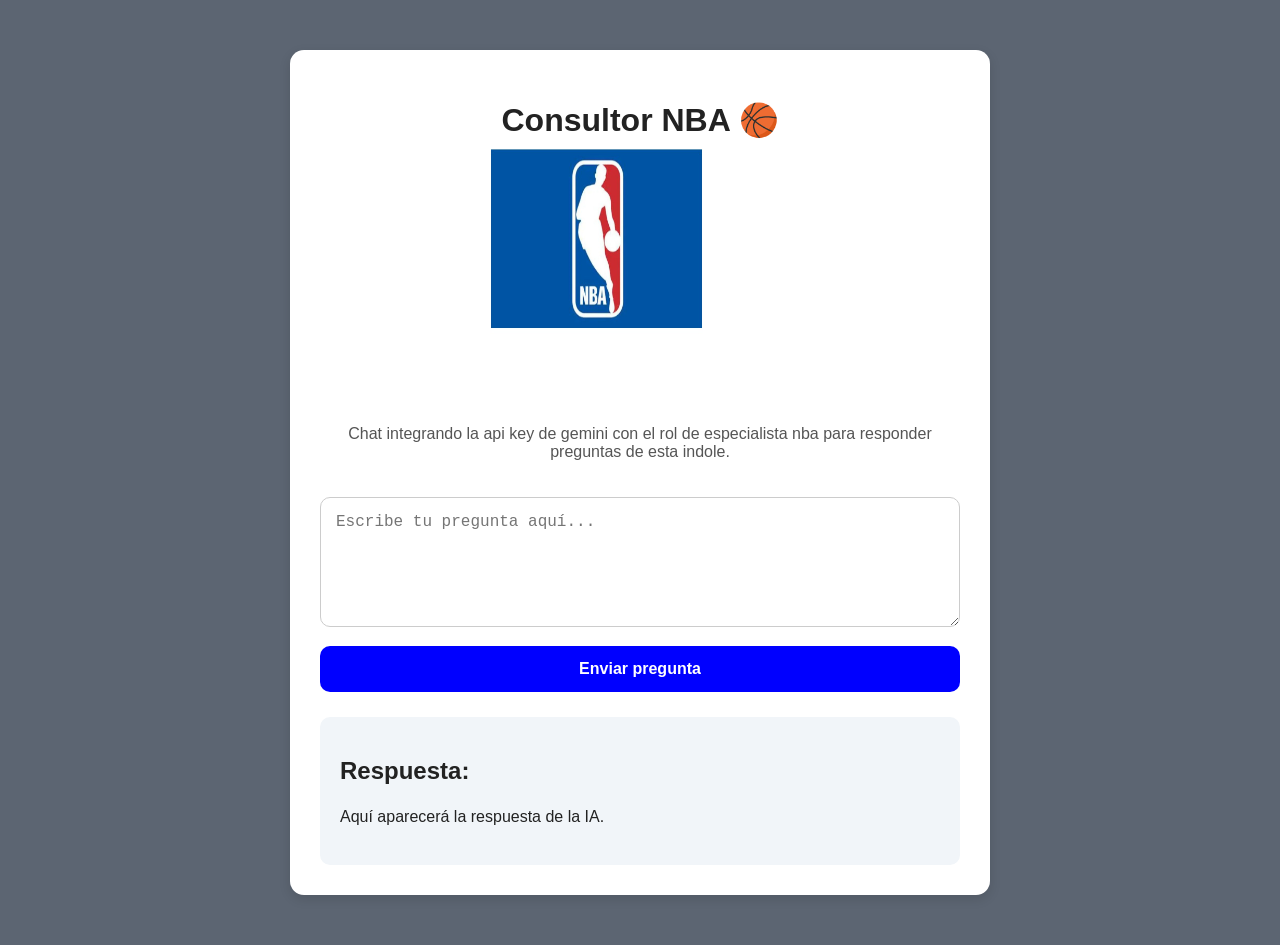
<file: IA.html>
<!DOCTYPE html>
<html lang="es">
<head>
  <meta charset="UTF-8" />
  <meta name="viewport" content="width=device-width, initial-scale=1.0" />

  <title>Chat con Gemini API</title>

  <link rel="stylesheet" href="css/style_IA.css" />
</head>
<body>

  <main class="contenedor">
    <h1>Consultor NBA 🏀 </h1>
     <div id="imgContainer">
       <img
        src="img/nba.jpg"
        alt="nba.com"
        width="300"
        height="260"
        class="img"
      />
     </div> 
    

    <p class="descripcion">
      Chat integrando la api key de gemini con el rol de especialista nba para responder preguntas de esta indole.
    </p>

    <textarea 
      id="pregunta" 
      placeholder="Escribe tu pregunta aquí..."
    ></textarea>

    <button id="btnEnviar">
      Enviar pregunta
    </button>

    <section class="respuesta-contenedor">
      <h2>Respuesta:</h2>
      <p id="respuesta">Aquí aparecerá la respuesta de la IA.</p>
    </section>
  </main>

  <script src="js/apiAI.js"></script>
</body>
</html>
</file>
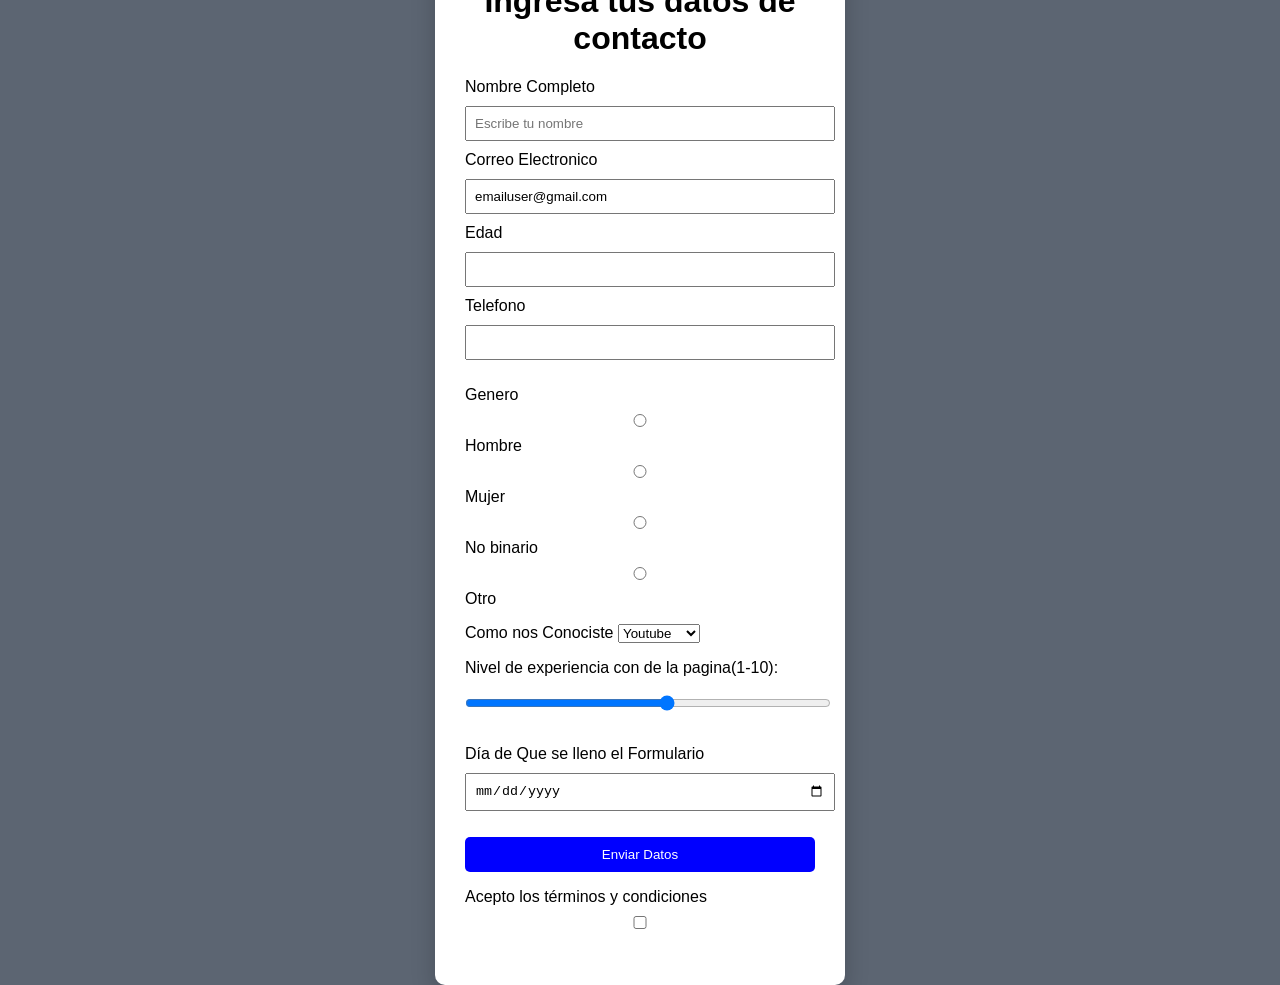
<file: info.html>
<!doctype html>
<html lang="en">
  <head>
    <meta charset="UTF-8" />
    <meta name="viewport" content="width=device-width, initial-scale=1.0" />
    <title>Formulario Contacto</title>

    <link rel="stylesheet" href="css/style_info.css" />
  </head>

  <body>
    <div class="datosContainer">
      <h1>Ingresa tus datos de contacto</h1>
      <form class="ContactForm" id="form">
        <label for="nombre"> Nombre Completo </label><br />
        <input
          type="text"
          id="nombre"
          name="nombre_usuario"
          placeholder="Escribe tu nombre "
          required
        />

        <label for="email"> Correo Electronico </label><br />
        <input
          type="email"
          id="email"
          name="email_usuario"
          value="emailuser@gmail.com "
          required
        />

        <label for="edad"> Edad </label><br />
        <input
          type="number"
          id="edad"
          name="edad_usuario"
          min="8"
          max="120"
          required
        />

        <label for="Telefono"> Telefono </label><br />
        <input type="tel" id="Telefono" name="Telefono_Usuario" required />

        <p>
          <span>Genero</span> <br />

          <input type="radio" id="masc" name="Genero" value="H" />
          <label for="masc"> Hombre </label>

          <input type="radio" id="fem" name="Genero" value="M" />
          <label for="fem"> Mujer </label>

          <input type="radio" id="No binario" name="Genero" value="N" />
          <label for="nobin"> No binario </label>

          <input type="radio" id="otro" name="Genero" value="O" />
          <label for="fem"> Otro </label>
          <br />
        </p>

        <p>
          <label for="conocido"> Como nos Conociste </label>

          <select id="conocido" name="usuario_conocido">
            <br />
            <option value="yt">Youtube</option>
            <option value="ig">Instagram</option>
            <option value="tl">Telegram</option>
            <option value="fc">Facebook</option>
            <option value="otr">Otro</option>
          </select>
        </p>

        <p>
          <label>Nivel de experiencia con de la pagina(1-10):</label><br />
          <input type="range" id="nivel" name="nivel" min="1" max="10" />
        </p>

        <p>
          <label for="fecha">Día de Que se lleno el Formulario</label><br />
          <input type="date" id="fecha" name="fecha_asistencia" />
        </p>
        <button type="submit" id="envioDatos">Enviar Datos</button>
        <br />
        <p>
          <label for="terminos">Acepto los términos y condiciones</label>
          <input type="checkbox" id="terminos" name="terminos" required />
        </p>
      </form>
    </div>

    <div id="modalDatos" class="modal">
      <div class="modalContenido">
        <span id="cerrarModal" class="cerrar">❌</span>

        <h2>Datos del Baller </h2>
        <img
          id="imagenPreview"
          class="imagenPreview"
          src="img/Steve Nash rostro.jpg"
          alt="Foto de perfil"
        />
        <p><strong> Fecha de Solicitud  :</strong> <span id="modalFecha"> </span></p>
        <p><strong> 🏀 Nombre:</strong> <span id="modalNombre"></span></p>
        <p><strong> Correo Electronico :</strong> <span id="modalEmail"> </span></p>
        <p><strong> Edad  :</strong> <span id="modalEdad"> </span></p>
        <p><strong> Telefono :</strong> <span id="modalTelefono"> </span></p>
        <p><strong> Genero :</strong> <span id="modalGenero"> </span></p>
        <p><strong> Nos Conocio Mediante  :</strong> <span id="modalConocido"> </span></p>
        <p><strong> Nivle de Experiencia  :</strong> <span id="modalExperiencia"> </span></p>
      </div>
    </div>

    <script src="js/info.js"></script>
  </body>
</html>
</file>
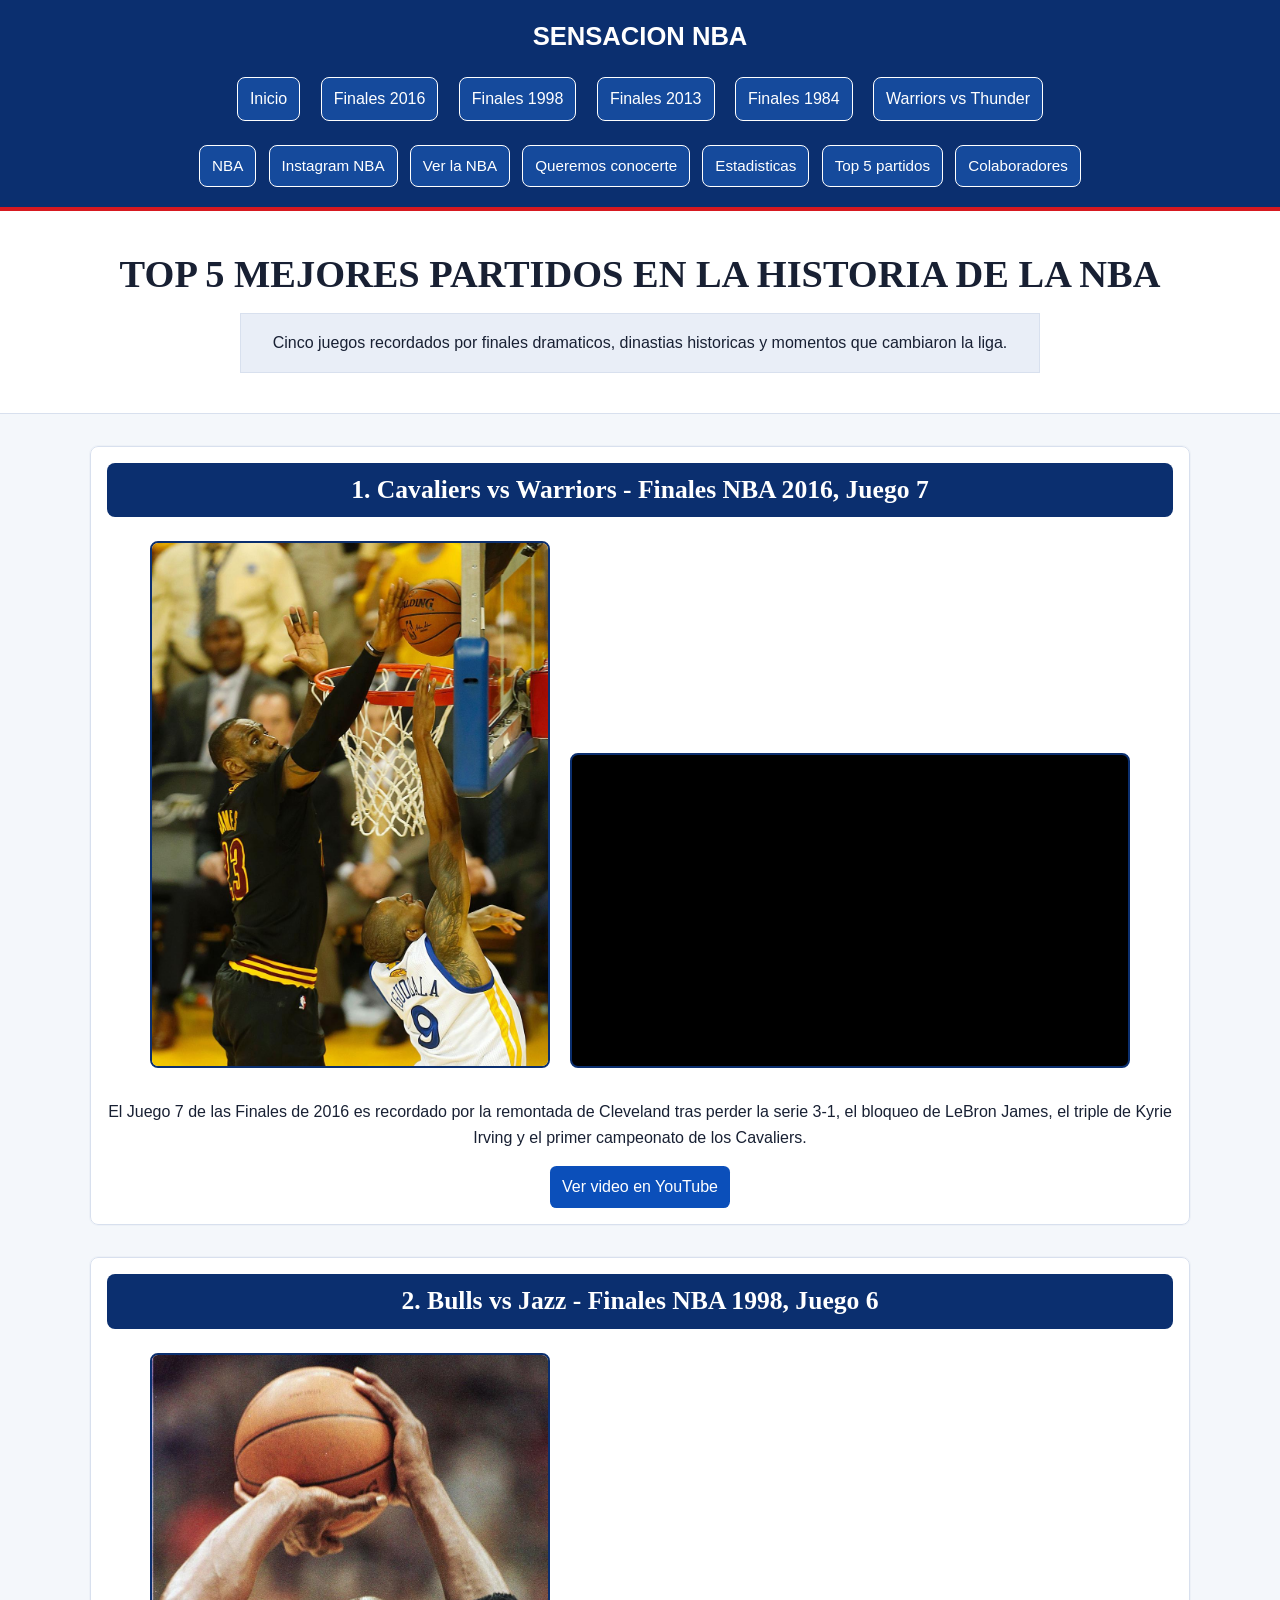
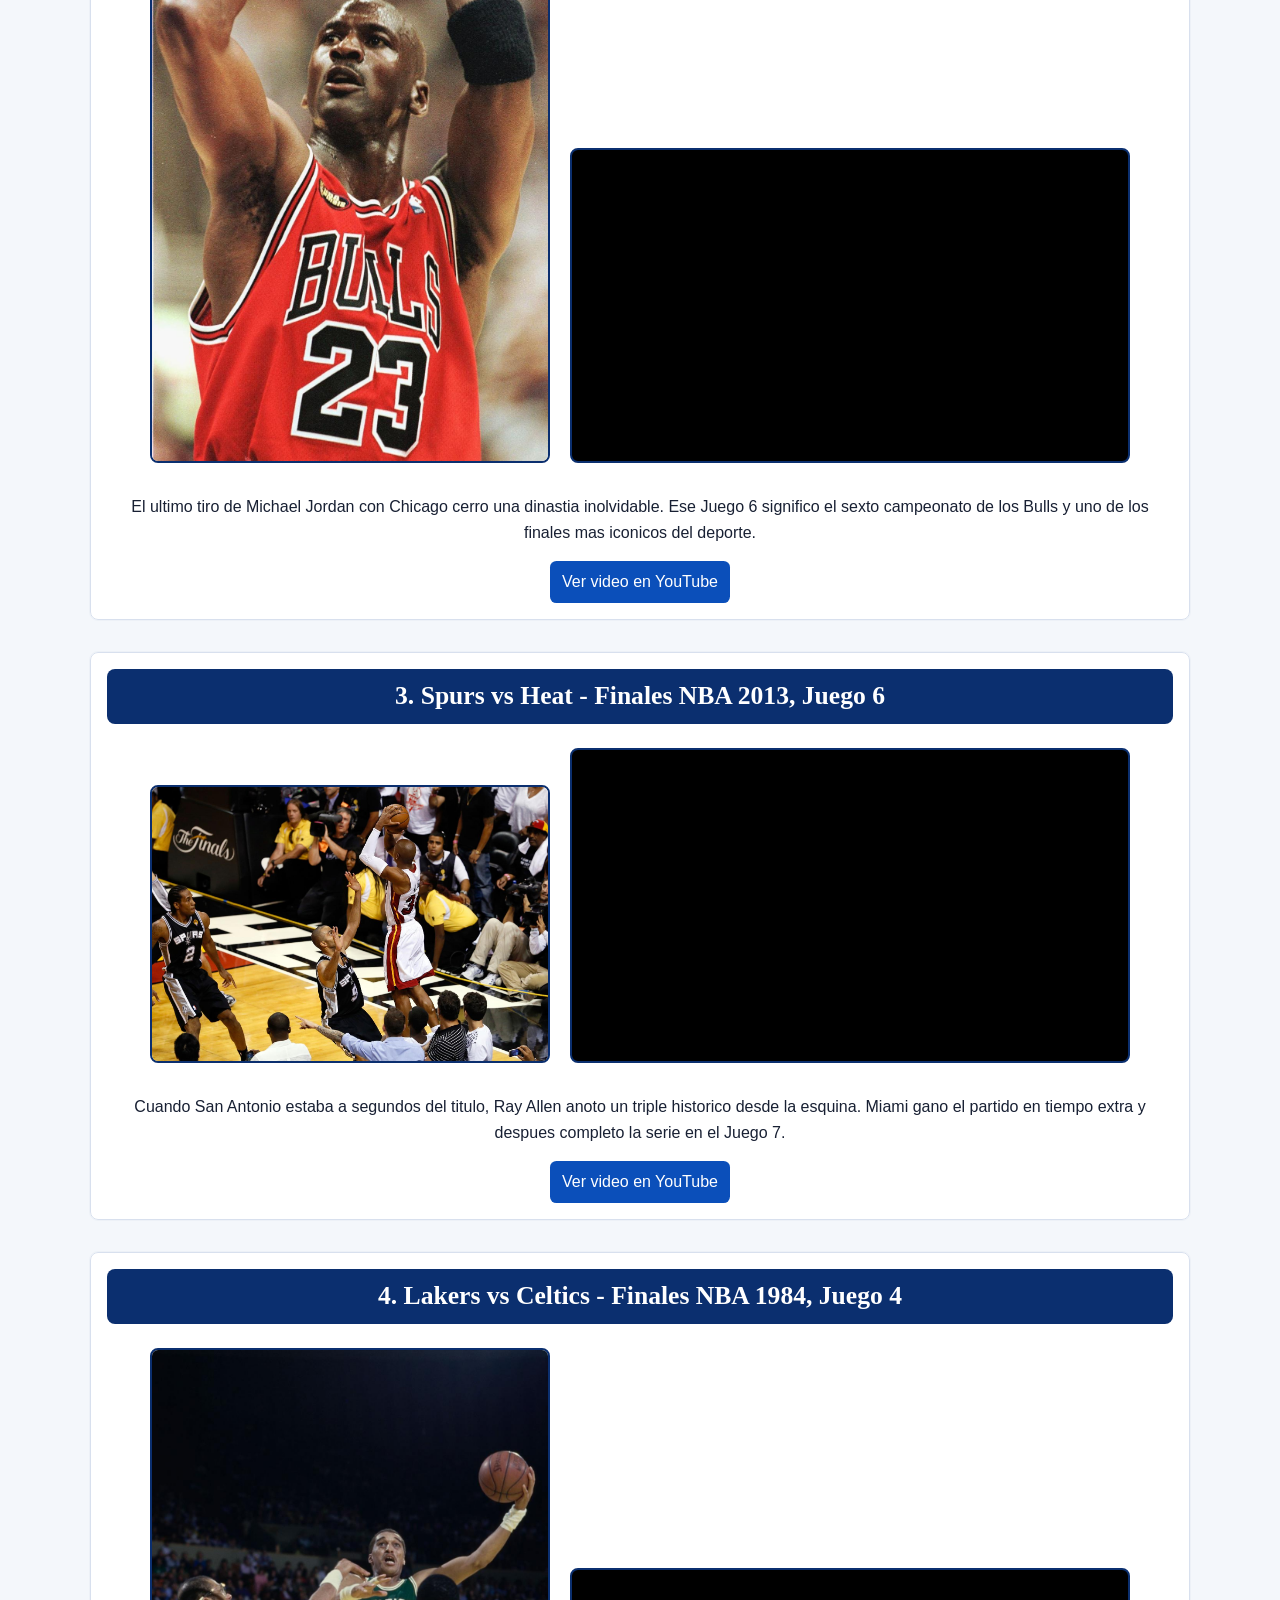
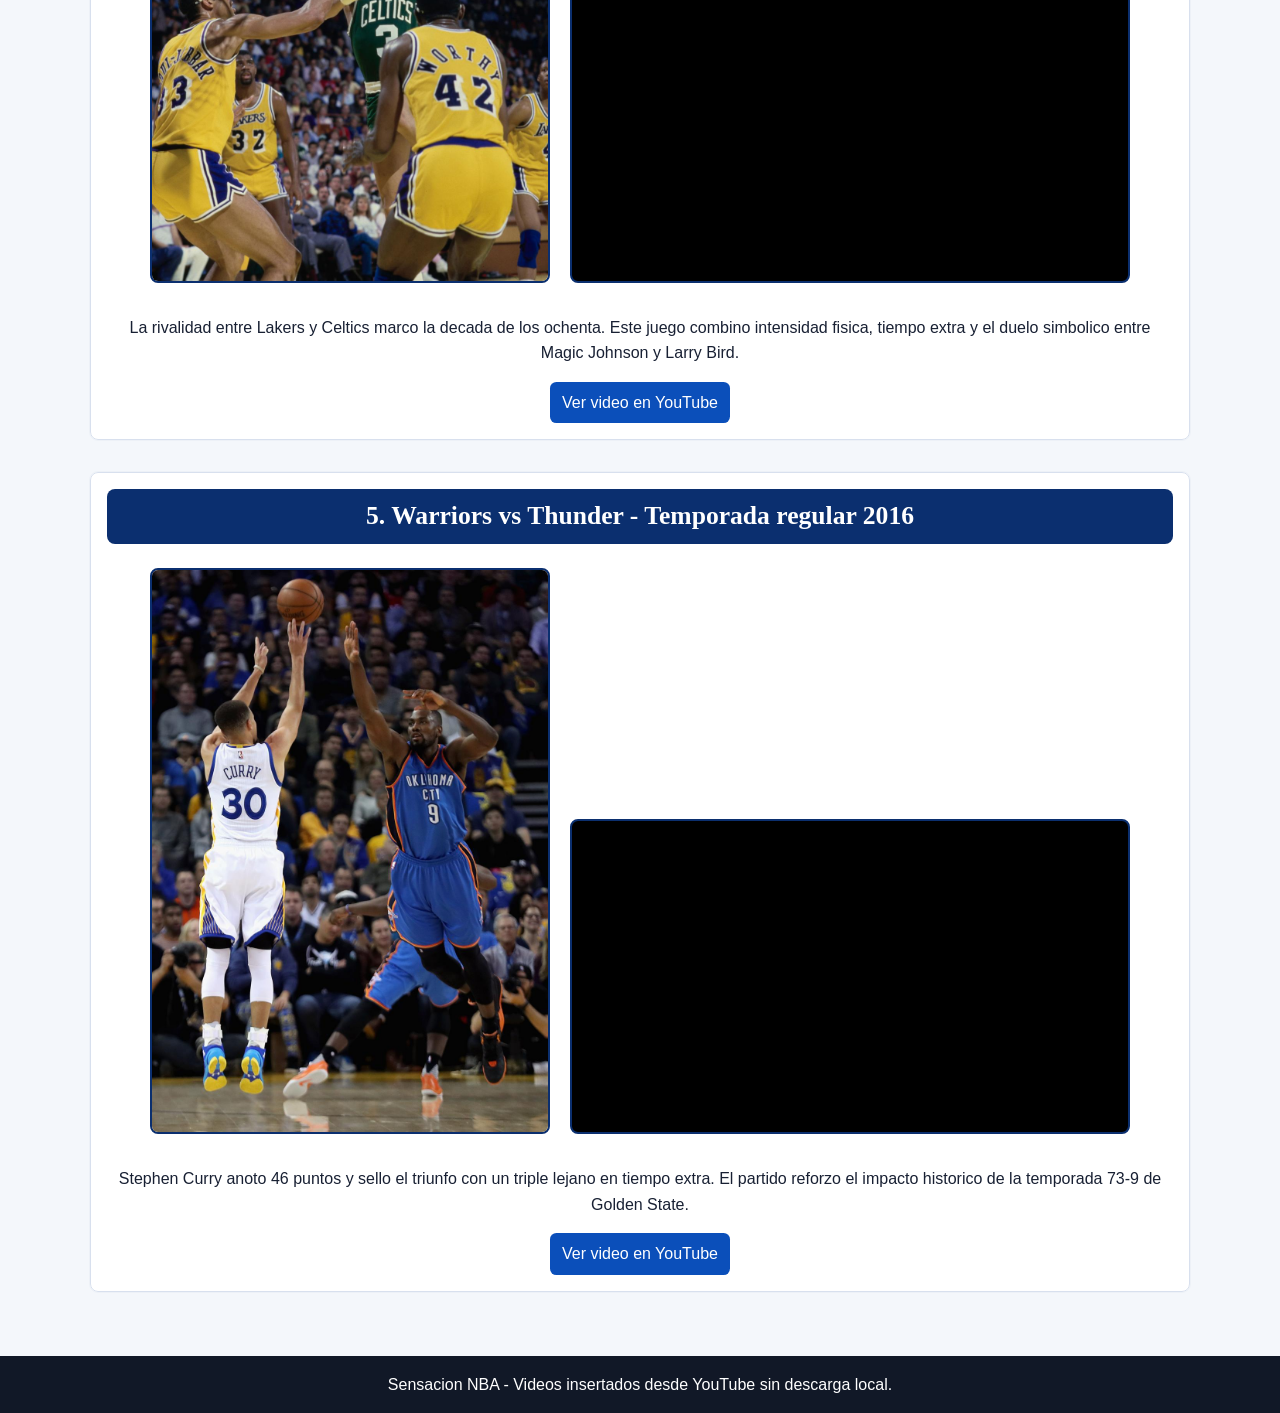
<file: partidos.html>
<!DOCTYPE html>
<html lang="es">
<head>
    <meta charset="UTF-8">
    <meta name="viewport" content="width=device-width, initial-scale=1.0">
    <title>Mejores partidos NBA</title>
    <link rel="stylesheet" href="css/style_partidos.css">
</head>
<body>
    <!-- Cabecera principal -->
    <header id="inicio" class="encabezado">
        <div class="contenedor encabezado__contenido">
            <p class="marca">Sensacion NBA</p>
            <nav class="navegacion" aria-label="Navegacion principal">
                <ul class="navegacion__lista">
                    <li class="navegacion__item"><a href="index.html">Inicio</a></li>
                    <li class="navegacion__item"><a href="#finales-2016">Finales 2016</a></li>
                    <li class="navegacion__item"><a href="#finales-1998">Finales 1998</a></li>
                    <li class="navegacion__item"><a href="#finales-2013">Finales 2013</a></li>
                    <li class="navegacion__item"><a href="#finales-1984">Finales 1984</a></li>
                    <li class="navegacion__item"><a href="#warriors-thunder">Warriors vs Thunder</a></li>
                </ul>
            </nav>
            <nav class="enlaces" aria-label="Enlaces complementarios">
                <a href="https://www.nba.com/">NBA</a>
                <a href="https://www.instagram.com/nba/">Instagram NBA</a>
                <a href="https://www.disneyplus.com/">Ver la NBA</a>
                <a href="info.html">Queremos conocerte</a>
                <a href="estadisticas.html">Estadisticas</a>
                <a href="partidos.html">Top 5 partidos</a>
                <a href="colaboradores.html">Colaboradores</a>
            </nav>
        </div>
    </header>

    <!-- Contenido principal -->
    <main>
        <!-- Seccion: Presentacion -->
        <section class="hero" aria-labelledby="titulo-principal">
            <div class="contenedor">
                <h1 id="titulo-principal">Top 5 mejores partidos en la historia de la NBA</h1>
                <p class="hero__texto">Cinco juegos recordados por finales dramaticos, dinastias historicas y momentos que cambiaron la liga.</p>
            </div>
        </section>

        <!-- Seccion: Partidos historicos -->
        <section class="contenedor listado" aria-label="Listado de partidos historicos">
            <article id="finales-2016" class="partido">
                <h2>1. Cavaliers vs Warriors - Finales NBA 2016, Juego 7</h2>
                <div class="partido__media">
                    <img src="img/finales2016.jpg" alt="Cavaliers contra Warriors en las Finales de 2016" class="partido__imagen">
                    <iframe class="partido__video" src="https://www.youtube-nocookie.com/embed/RBQ_oaUVNtc" title="Cavaliers vs Warriors 2016 Finales Juego 7" allowfullscreen></iframe>
                </div>
                <p>El Juego 7 de las Finales de 2016 es recordado por la remontada de Cleveland tras perder la serie 3-1, el bloqueo de LeBron James, el triple de Kyrie Irving y el primer campeonato de los Cavaliers.</p>
                <p class="fuente-video"><a href="https://www.youtube.com/watch?v=RBQ_oaUVNtc">Ver video en YouTube</a></p>
            </article>

            <article id="finales-1998" class="partido">
                <h2>2. Bulls vs Jazz - Finales NBA 1998, Juego 6</h2>
                <div class="partido__media">
                    <img src="img/finales1998.jpg" alt="Bulls contra Jazz en las Finales de 1998" class="partido__imagen">
                    <iframe class="partido__video" src="https://www.youtube-nocookie.com/embed/kwAu78IiixE" title="Bulls vs Jazz 1998 Finales Juego 6" allowfullscreen></iframe>
                </div>
                <p>El ultimo tiro de Michael Jordan con Chicago cerro una dinastia inolvidable. Ese Juego 6 significo el sexto campeonato de los Bulls y uno de los finales mas iconicos del deporte.</p>
                <p class="fuente-video"><a href="https://www.youtube.com/watch?v=kwAu78IiixE">Ver video en YouTube</a></p>
            </article>

            <article id="finales-2013" class="partido">
                <h2>3. Spurs vs Heat - Finales NBA 2013, Juego 6</h2>
                <div class="partido__media">
                    <img src="img/finales2013.jpg" alt="Spurs contra Heat en las Finales de 2013" class="partido__imagen">
                    <iframe class="partido__video" src="https://www.youtube-nocookie.com/embed/-C_UltgAbuc" title="Spurs vs Heat 2013 Finales Juego 6" allowfullscreen></iframe>
                </div>
                <p>Cuando San Antonio estaba a segundos del titulo, Ray Allen anoto un triple historico desde la esquina. Miami gano el partido en tiempo extra y despues completo la serie en el Juego 7.</p>
                <p class="fuente-video"><a href="https://www.youtube.com/watch?v=-C_UltgAbuc">Ver video en YouTube</a></p>
            </article>

            <article id="finales-1984" class="partido">
                <h2>4. Lakers vs Celtics - Finales NBA 1984, Juego 4</h2>
                <div class="partido__media">
                    <img src="img/finales1984.jpg" alt="Lakers contra Celtics en las Finales de 1984" class="partido__imagen">
                    <iframe class="partido__video" src="https://www.youtube-nocookie.com/embed/ZztmytRrQn8" title="Lakers vs Celtics 1984 Finales Juego 4" allowfullscreen></iframe>
                </div>
                <p>La rivalidad entre Lakers y Celtics marco la decada de los ochenta. Este juego combino intensidad fisica, tiempo extra y el duelo simbolico entre Magic Johnson y Larry Bird.</p>
                <p class="fuente-video"><a href="https://www.youtube.com/watch?v=ZztmytRrQn8">Ver video en YouTube</a></p>
            </article>

            <article id="warriors-thunder" class="partido">
                <h2>5. Warriors vs Thunder - Temporada regular 2016</h2>
                <div class="partido__media">
                    <img src="img/warriorsthunder.jpg" alt="Warriors contra Thunder en 2016" class="partido__imagen">
                    <iframe class="partido__video" src="https://www.youtube-nocookie.com/embed/eZUG93tmIVY" title="Warriors vs Thunder 2016 temporada regular" allowfullscreen></iframe>
                </div>
                <p>Stephen Curry anoto 46 puntos y sello el triunfo con un triple lejano en tiempo extra. El partido reforzo el impacto historico de la temporada 73-9 de Golden State.</p>
                <p class="fuente-video"><a href="https://www.youtube.com/watch?v=eZUG93tmIVY">Ver video en YouTube</a></p>
            </article>
        </section>
    </main>

    <!-- Pie de pagina -->
    <footer class="pie">
        <div class="contenedor">
            <p>Sensacion NBA - Videos insertados desde YouTube sin descarga local.</p>
        </div>
    </footer>
</body>
</html>
</file>
<file: css/style_index.css>
* { 
    box-sizing: border-box; /* Incluye padding y border dentro del ancho y alto total. */
    margin: 0; /* Elimina margenes predeterminados del navegador. */
    padding: 0; /* Elimina rellenos predeterminados del navegador. */
}

html { 
    font-size: 16px; /* Define una base para calcular unidades rem. */
}

body { 
    font-family: Arial, Helvetica, sans-serif; /* Usa una familia sans-serif con fuentes de respaldo. */
    font-size: 1rem;
    line-height: 1.6; /* Mejora la lectura aumentando el espacio entre lineas. */
    color: #182033; /* Define el color principal del texto. */
    background-color: #f4f7fb; /* Aplica un fondo solido claro a toda la pagina. */
}

a[href] { 
    color: #0b4fba;
    text-decoration: none; /* Quita el subrayado predeterminado de los enlaces. */
}

img { 
    display: block; /* Hace que los recursos visuales se comporten como bloques. */
    max-width: 100%; /* Impide que se salgan del ancho disponible. */
    height: auto; /* Mantiene la proporcion original de cada imagen. */
}

h1, h2, h3 { 
    font-family: Georgia, "Times New Roman", serif;
    font-weight: 700; /* Aplica grosor fuerte a los titulos. */
    line-height: 1.2;
}

h1 { 
    font-size: 2.5rem;
    text-align: center; /* Centra el texto principal. */
    text-transform: uppercase; /* Convierte el titulo a mayusculas. */
    letter-spacing: 0; /* Mantiene el espaciado normal entre letras. */
    margin-bottom: 1rem; /* Separa el titulo del parrafo siguiente. */
}

h2 { 
    font-size: 2rem;
    text-align: center;
    margin-bottom: 1rem;
}

h3 { 
    font-size: 1.35rem;
    margin-bottom: 0.75rem;
}

p { 
    margin-bottom: 1rem;
}

#inicio { 
    background-color: #0b2f6f;
    color: white;
}

.contenedor { 
    width: 92%; 
    max-width: 1100px;
    margin: 0 auto;
}

.encabezado { 
    padding: 1rem 0;
    border-bottom: 0.25rem solid #d71920; /* Coloca una linea inferior roja como acento NBA. */
}

.encabezado__contenido { 
    text-align: center;
}

.marca { 
    display: block;
    font-size: 1.6rem;
    font-weight: 700;
    text-transform: uppercase;
    margin-bottom: 0.75rem;
}

.navegacion { 
    margin-bottom: 0.75rem;
}

.navegacion__lista { 
    list-style: none; /* Quita las vinetas predeterminadas de la lista. */
}

.navegacion__item { 
    display: inline-block;
    margin: 0.25rem;
}

.encabezado a { 
    display: inline-block;
    color: white;
    background-color: #154a9c;
    padding: 0.5rem 0.75rem;
    border: 0.0625rem solid white; /* Dibuja un borde blanco fino. */
    border-radius: 0.5rem; /* Redondea ligeramente las esquinas. */
    margin: 0.25rem;
}

.enlaces { 
    font-size: 0.95rem;
}

.hero { 
    min-height: 0; /* Evita que la portada tenga una altura exagerada. */
    padding: 2rem 0;
    background-color: #ffffff;
}

.hero__texto { 
    width: 90%;
    max-width: 850px;
    margin: 0 auto 1.5rem auto;
    text-align: center;
    background-color: rgba(255, 255, 255, 0.92);
    padding: 1rem;
    border: 0.0625rem solid #d8e0ee;
}

.figura-principal { 
    width: 90%;
    max-width: 420px;
    margin: 0 auto;
    text-align: center;
    background-color: #ffffff;
    padding: 1rem;
    border: 0.0625rem solid #d8e0ee;
    border-radius: 0.5rem;
}

.imagen-principal { 
    width: 100%;
    max-width: 360px;
    margin: 0 auto 0.75rem auto;
    border-radius: 0.4rem;
}

figcaption { 
    font-size: 0.9rem;
    font-style: italic; /* Da un estilo inclinado a la descripcion. */
    color: #3d4b63;
}

.seccion { 
    padding: 2rem 0;
}

.seccion--azul { 
    color: white;
    background-color: #0b2f6f;
}

.seccion--clara { 
    color: #182033;
    background-color: #e9eef7;
}

.listado { 
    padding: 2rem 0;
}

.tarjeta { 
    display: inline-block;
    width: 100%;
    max-width: 320px;
    min-height: 520px;
    margin: 0.75rem;
    padding: 1rem;
    color: #182033;
    background-color: white;
    border: 0.0625rem solid #d8e0ee;
    border-radius: 0.5rem;
    outline: 0.0625rem solid #edf1f7; /* Agrega un contorno externo suave sin ocupar espacio. */
    text-align: center;
}

.tarjeta__imagen { 
    width: 100%;
    max-width: 260px;
    margin: 0 auto 1rem auto;
}

details { 
    text-align: left;
}

summary { /* Selector de tipo: estiliza el encabezado del desplegable. */
    display: inline-block;
    color: white;
    background-color: #d71920;
    padding: 0.45rem 0.7rem;
    border-radius: 0.4rem;
    margin-bottom: 0.75rem;
}

details p { /* Selector descendiente: apunta a parrafos dentro de details. */
    margin-top: 0.75rem; /* Separa el texto del encabezado desplegable. */
    margin-bottom: 0;
}

.noticias { 
    text-align: center;
}

.noticia { 
    display: inline-block;
    width: 100%;
    max-width: 280px;
    min-height: 360px;
    margin: 0.75rem;
    padding: 1rem;
    color: #182033;
    background-color: white;
    border: 0.0625rem solid #d8e0ee;
    border-radius: 0.5rem;
}

.noticia__imagen { 
    width: 100%;
    max-width: 220px;
    margin: 0 auto 1rem auto;
}

.noticia a { /* Selector descendiente: apunta a enlaces dentro de noticias. */
    display: inline-block;
    color: white;
    background-color: #0b4fba;
    padding: 0.5rem 0.75rem;
    border-radius: 0.4rem;
}

.pie { 
    color: white;
    background: #111827; /* Aplica la propiedad abreviada background con un color solido. */
    padding: 1rem 0;
    text-align: center;
}

.pie p { /* Selector descendiente: apunta al parrafo dentro del pie. */
    margin-bottom: 0;
}
</file>
<file: css/style_api.css>
body {
  font-family: Arial, sans-serif;
  background-color: #021124a4;
  margin: 0;
  padding: 0;
}
h1 {
  color: white;
}
.container {
  width: 90%;
  max-width: 1000px;
  margin: 40px auto;
  text-align: center;
}

button {
  padding: 12px 20px;
  border: none;
  background-color: blue;
  color: white;
  border-radius: 8px;
  cursor: pointer;
  font-size: 16px;
}

button:hover {
  background-color: aqua;
}

.teams-container {
  display: grid;
  grid-template-columns: repeat(auto-fit, minmax(250px, 1fr));
  gap: 16px;
  margin-top: 30px;
}

.team-card {
  background-color: white;
  padding: 20px;
  border-radius: 12px;
  text-align: left;
  box-shadow: 0 4px 10px rgba(0, 0, 0, 0.1);
}

.team-card h2 {
  color: #1d428a;
}
#imgContainer {
  display: flex;
  align-items: center;
  justify-content: center;
  border-radius: 10px;
  width: 350px;
  margin: 0 auto;
}
.team-img {
  width: 100px;
  height: 100px;
  object-fit: contain;
  display: block;
  margin: 0 auto 16px auto;
}
.banner-img {
  width: 300px;
  height: 300px;
  object-fit: contain;
  display: block;
  margin: 0 auto 16px auto;
}
</file>
<file: css/style_estads.css>
/* Hoja de estilos externa para estadisticas.html. */

* { /* Selector universal: aplica una base comun a toda la pagina. */
    box-sizing: border-box; /* Incluye padding y border dentro del ancho total. */
    margin: 0; /* Elimina margenes predeterminados del navegador. */
    padding: 0; /* Elimina rellenos predeterminados del navegador. */
}

html { /* Selector de tipo: apunta al elemento raiz del documento. */
    font-size: 16px; /* Define la base para las unidades rem. */
}

body { /* Selector de tipo: aplica estilos generales al cuerpo visible. */
    font-family: Arial, Helvetica, sans-serif; /* Define una pila de fuentes sans-serif. */
    font-size: 1rem; /* Mantiene el tamano base del texto. */
    line-height: 1.6; /* Mejora la separacion entre lineas. */
    color: #182033; /* Define el color principal del texto. */
    background-color: #f4f7fb; /* Aplica un fondo claro a la pagina. */
}

a[href] { /* Selector de atributo: apunta a enlaces con atributo href. */
    color: #0b4fba; /* Define el color base de los enlaces. */
    text-decoration: none; /* Elimina el subrayado predeterminado. */
}

img { /* Selector de tipo: aplica reglas generales a imagenes. */
    display: block; /* Convierte las imagenes en elementos de bloque. */
    max-width: 100%; /* Evita que las imagenes superen su contenedor. */
    height: auto; /* Mantiene la proporcion original de la imagen. */
}

h1, h2, h3 { /* Agrupacion de selectores: comparte estilo entre titulos. */
    font-family: Georgia, "Times New Roman", serif; /* Usa fuente serif para jerarquia visual. */
    font-weight: 700; /* Aplica grosor fuerte a los titulos. */
    line-height: 1.2; /* Reduce el interlineado en encabezados. */
}

h1 { /* Selector de tipo: aplica estilos al titulo principal. */
    font-size: 2.4rem; /* Define un tamano grande para el titulo principal. */
    text-align: center; /* Centra el titulo principal. */
    text-transform: uppercase; /* Muestra el titulo en mayusculas. */
    letter-spacing: 0; /* Mantiene espaciado normal entre letras. */
    margin-bottom: 1rem; /* Separa el titulo del texto introductorio. */
}

h2 { /* Selector de tipo: aplica estilos a titulos de seccion. */
    font-size: 2rem; /* Define tamano destacado para cada categoria. */
    text-align: center; /* Centra los titulos de categoria. */
    margin-bottom: 1.5rem; /* Separa el titulo de las tarjetas. */
}

h3 { /* Selector de tipo: aplica estilos a nombres de jugadores. */
    font-size: 1.25rem; /* Define un tamano intermedio para nombres. */
    margin-bottom: 0.75rem; /* Separa el nombre de los datos. */
}

p { /* Selector de tipo: aplica reglas base a parrafos. */
    margin-bottom: 0.5rem; /* Agrega separacion inferior entre lineas de datos. */
}

strong { /* Selector de tipo: apunta al texto resaltado de cada dato. */
    font-weight: 700; /* Mantiene los nombres de datos en negrita. */
}

#inicio { /* Selector de ID: aplica estilos especificos a la cabecera. */
    color: white; /* Define texto blanco dentro del encabezado. */
    background-color: #0b2f6f; /* Define un fondo azul intenso. */
}

.contenedor { /* Selector de clase: controla ancho reutilizable. */
    width: 92%; /* Usa ancho relativo para adaptarse al dispositivo. */
    max-width: 1100px; /* Limita el ancho en pantallas grandes. */
    margin: 0 auto; /* Centra el bloque horizontalmente. */
}

.encabezado { /* Selector de clase: define el area superior. */
    padding: 1rem 0; /* Agrega espacio vertical interno. */
    border-bottom: 0.25rem solid #d71920; /* Crea una linea roja inferior. */
}

.encabezado__contenido { /* Selector de clase: organiza el contenido de cabecera. */
    text-align: center; /* Centra marca y navegaciones. */
}

.marca { /* Selector de clase: estiliza el nombre del sitio. */
    display: block; /* Hace que la marca ocupe una linea completa. */
    font-size: 1.6rem; /* Aumenta el tamano de la marca. */
    font-weight: 700; /* Resalta la marca con negrita. */
    text-transform: uppercase; /* Convierte la marca a mayusculas visuales. */
    margin-bottom: 0.75rem; /* Separa la marca del menu. */
}

.navegacion { /* Selector de clase: define el bloque de navegacion principal. */
    margin-bottom: 0.75rem; /* Separa la navegacion de los enlaces secundarios. */
}

.navegacion__lista { /* Selector de clase: limpia la lista del menu. */
    list-style: none; /* Quita las vinetas predeterminadas. */
}

.navegacion__item { /* Selector de clase: define cada item de la navegacion. */
    display: inline-block; /* Ubica los items en linea con caja propia. */
    margin: 0.25rem; /* Agrega separacion entre items. */
}

.encabezado a { /* Selector descendiente: apunta a enlaces dentro del encabezado. */
    display: inline-block; /* Permite aplicar padding a cada enlace. */
    color: white; /* Mantiene los enlaces blancos. */
    background-color: #154a9c; /* Agrega fondo azul secundario a enlaces. */
    padding: 0.5rem 0.75rem; /* Aumenta el area clicable del enlace. */
    border: 0.0625rem solid white; /* Dibuja un borde blanco fino. */
    border-radius: 0.5rem; /* Redondea ligeramente las esquinas. */
    margin: 0.25rem; /* Separa cada enlace visualmente. */
}

.enlaces { /* Selector de clase: define enlaces complementarios. */
    font-size: 0.95rem; /* Reduce un poco el tamano frente al menu principal. */
}

.hero { /* Selector de clase: define la introduccion de la pagina. */
    padding: 2.5rem 0; /* Agrega espacio vertical interno. */
    color: #182033; /* Usa texto oscuro sobre fondo claro. */
    background-color: #ffffff; /* Define fondo blanco para la introduccion. */
    border-bottom: 0.0625rem solid #d8e0ee; /* Separa la introduccion del contenido. */
}

.hero__texto { /* Selector de clase: controla el texto introductorio. */
    width: 90%; /* Reduce el ancho para mejorar lectura. */
    max-width: 760px; /* Evita lineas demasiado largas. */
    margin: 0 auto; /* Centra el parrafo horizontalmente. */
    text-align: center; /* Centra el texto introductorio. */
    background-color: #e9eef7; /* Aplica un fondo azul muy claro. */
    padding: 1rem; /* Agrega espacio interno al parrafo. */
    border: 0.0625rem solid #d8e0ee; /* Dibuja un borde sutil. */
}

.seccion { /* Selector de clase: define cada bloque de estadistica. */
    padding: 2rem 0; /* Agrega espacio vertical a cada categoria. */
    color: #182033; /* Mantiene texto oscuro en la seccion. */
    background-color: #ffffff; /* Usa fondo blanco para categorias alternas. */
}

.seccion--clara { /* Selector de clase: variante visual para alternar secciones. */
    background-color: #e9eef7; /* Aplica fondo claro azulado. */
}

.jugador-card { /* Selector de clase: define cada tarjeta de jugador. */
    display: inline-block; /* Permite tarjetas en linea sin usar flexbox. */
    width: 100%; /* Ocupa el ancho disponible en pantallas pequenas. */
    max-width: 320px; /* Limita el ancho maximo de cada tarjeta. */
    min-height: 430px; /* Mantiene altura minima uniforme. */
    margin: 0.75rem; /* Separa las tarjetas entre si. */
    padding: 1rem; /* Agrega espacio interno a la tarjeta. */
    color: #182033; /* Define color de texto dentro de la tarjeta. */
    background-color: white; /* Aplica fondo blanco a la tarjeta. */
    border: 0.0625rem solid #d8e0ee; /* Dibuja un borde suave. */
    border-radius: 0.5rem; /* Redondea las esquinas de la tarjeta. */
    outline: 0.0625rem solid #edf1f7; /* Agrega contorno externo sin modificar el tamano. */
    text-align: center; /* Centra imagen y contenido textual. */
}

.jugador-card__imagen { /* Selector de clase: controla la imagen de cada jugador. */
    width: 12.5rem; /* Define un ancho fijo para que la imagen tenga base cuadrada. */
    height: 12.5rem; /* Define la misma altura que el ancho para formar un circulo perfecto. */
    max-width: 100%; /* Evita que la imagen se salga de la tarjeta en pantallas pequenas. */
    margin: 0 auto 1rem auto; /* Centra la imagen y la separa del texto. */
    border: 0.125rem solid #0b2f6f; /* Agrega borde azul a la imagen. */
    border-radius: 50%; /* Convierte imagenes cuadradas en formato circular. */
}

.jugador-card__info { /* Selector de clase: agrupa los datos del jugador. */
    text-align: center; /* Mantiene los datos centrados dentro de la tarjeta. */
}

.jugador-card__info p { /* Selector descendiente: apunta a parrafos dentro de la informacion. */
    font-size: 1rem; /* Mantiene tamano legible para los datos. */
    margin-bottom: 0.45rem; /* Separa cada dato del siguiente. */
}

.pie { /* Selector de clase: define el pie de pagina. */
    color: white; /* Usa texto blanco en el cierre. */
    background: #111827; /* Usa la propiedad abreviada background con color solido. */
    padding: 1rem 0; /* Agrega espacio vertical interno. */
    text-align: center; /* Centra el texto del pie. */
}

.pie p { /* Selector descendiente: apunta al parrafo del pie. */
    margin-bottom: 0; /* Elimina margen inferior para cierre compacto. */
}
</file>
<file: css/style_IA.css>
* {
  box-sizing: border-box;
}

body {
  margin: 0;
  font-family: Arial, sans-serif;
  background: #021124a4;
  color: #222;
}

.contenedor {
  width: 90%;
  max-width: 700px;
  margin: 50px auto;
  background: white;
  padding: 30px;
  border-radius: 14px;
  box-shadow: 0 4px 12px rgba(0, 0, 0, 0.12);
}

h1 {
  text-align: center;
  margin-bottom: 10px;
}

.descripcion {
  text-align: center;
  color: #555;
}

textarea {
  width: 100%;
  min-height: 130px;
  padding: 15px;
  margin-top: 20px;
  font-size: 16px;
  resize: vertical;
  border: 1px solid #ccc;
  border-radius: 10px;
}

button {
  width: 100%;
  margin-top: 15px;
  padding: 14px;
  font-size: 16px;
  font-weight: bold;
  background: blue;
  color: white;
  border: none;
  border-radius: 10px;
  cursor: pointer;
}

button:hover {
  background:aqua;
}

button:disabled {
  background: #999;
  cursor: not-allowed;
}

.respuesta-contenedor {
  margin-top: 25px;
  padding: 20px;
  background: #f1f5f9;
  border-radius: 10px;
}

#respuesta {
  white-space: pre-wrap;
  line-height: 1.5;
}

#imgContainer {
  display: flex;
  align-items: center;
  justify-content: center;
  border-radius: 10px;
  width: 350px;
  margin: 0 auto;
}
</file>
<file: css/style_info.css>
body {
    font-family: Arial, sans-serif;
    background: #021124a4;
    display: flex;
    justify-content: center;
    align-items: center;
    height: 100vh;


}
.datosContainer {
    background: white;
    padding: 30px;
    border-radius: 10px;
    width: 350px;
    box-shadow: 0 10px 25px rgba(0,0,0,0.2);
    
}

h1 {
    text-align: center;
}

input {
    width: 100%;
    padding: 8px;
    margin: 10px 0;
}

button {
    width: 100%;
    padding: 10px;
    background: blue;
    border: none;
    color: white;
    cursor: pointer;
    border-radius: 5px;
}

button:hover {
    background:aqua;
}

.modal {
  display: none;
  position: fixed;
  z-index: 1000;
  left: 0;
  top: 0;
  width: 100%;
  height: 100%;
  background-color: rgba(0, 0, 0, 0.6);
}

.modalContenido {
  background-color: white;
  width: 90%;
  max-width: 400px;
  margin: 80px auto;
  padding: 25px;
  border-radius: 12px;
  text-align: center;
  position: relative;
}

.cerrar {
  position: absolute;
  top: 10px;
  right: 15px;
  font-size: 26px;
  font-weight: bold;
  cursor: pointer;
}

.imagenPreview {
  width: 160px;
  height: 160px;
  object-fit: cover;
  border-radius: 50%;
  margin: 15px 0;
  border: 3px solid #ddd;
}

.colorCaja {
  width: 80px;
  height: 40px;
  margin: 10px auto;
  border-radius: 8px;
  border: 1px solid #ccc;
}
</file>
<file: css/style_partidos.css>
* { 
    box-sizing: border-box; /* Incluye padding y border dentro del ancho total. */
    margin: 0; 
    padding: 0; 
}

html { 
    font-size: 16px; 
}

body { 
    font-family: Arial, Helvetica, sans-serif; /* Usa una pila de fuentes  */
    font-size: 1rem; /* Mantiene el tamano base del texto. */
    line-height: 1.6; /* Mejora la separacion vertical entre lineas. */
    color: #182033; 
    background-color: #f4f7fb; 
}

a[href] { 
    color: #0b4fba; 
    text-decoration: none; /* Quita el subrayado predeterminado. */
}

img, iframe { 
    display: block; /*  bloques. */
    max-width: 100%; /* Evita que se salgan del contenedor. */
}

img { 
    height: auto; /* Mantiene la proporcion original de la imagen. */
}

iframe { 
    border: 0; 
}

h1, h2 {
    font-family: Georgia, "Times New Roman", serif; 
    font-weight: 700; /* Aplica grosor fuerte a los titulos. */
    line-height: 1.2; /* Reduce el interlineado en encabezados. */
}

h1 { 
    font-size: 2.4rem; 
    text-align: center; 
    text-transform: uppercase; 
    letter-spacing: 0; /* Mantiene el espaciado normal entre letras. */
    margin-bottom: 1rem; /* Separa el titulo del texto introductorio. */
}

h2 { 
    font-size: 1.6rem; 
    text-align: center; 
    color: white;
    background-color: #0b2f6f;
    padding: 0.75rem; /* Agrega espacio interno al titulo. */
    border-radius: 0.5rem; /* Redondea ligeramente el bloque del titulo. */
    margin-bottom: 1rem; /* Separa el titulo del contenido multimedia. */
}

p { 
    margin-bottom: 1rem; /* Agrega separacion inferior entre parrafos. */
}

#inicio { 
    color: white; 
    background-color: #0b2f6f; 
}

.contenedor { 
    width: 92%; /* Usa ancho relativo para adaptarse a la pantalla. */
    max-width: 1100px; /* Limita el ancho maximo en pantallas grandes. */
    margin: 0 auto; /* Centra el bloque horizontalmente. */
}

.encabezado { 
    padding: 1rem 0; /* Agrega espacio vertical dentro de la cabecera. */
    border-bottom: 0.25rem solid #d71920; /* Coloca una linea roja inferior como acento. */
}

.encabezado__contenido { 
    text-align: center; 
}

.marca { 
    display: block; /* Hace que la marca ocupe una linea completa. */
    font-size: 1.6rem; 
    font-weight: 700; /* Resalta la marca con negrita. */
    text-transform: uppercase; 
    margin-bottom: 0.75rem; /* Separa la marca del menu. */
}

.navegacion { 
    margin-bottom: 0.75rem; /* Separa el menu de los enlaces complementarios. */
}

.navegacion__lista { 
    list-style: none; /* Quita las viñetas predeterminadas de la lista. */
}

.navegacion__item { 
    display: inline-block; /* Coloca enlaces en linea conservando caja propia. */
    margin: 0.25rem; /* Agrega separacion externa entre enlaces. */
}

.encabezado a { 
    display: inline-block; /* Permite aplicar relleno al enlace. */
    color: white; 
    background-color: #154a9c; 
    padding: 0.5rem 0.75rem; /* Aumenta el area clicable del enlace. */
    border: 0.0625rem solid white; /* Dibuja un borde blanco fino. */
    border-radius: 0.5rem; 
    margin: 0.25rem; /* Separa visualmente cada enlace. */
}

.enlaces { 
    font-size: 0.95rem; /* Reduce un poco el tamano frente al menu principal. */
}

.hero { 
    padding: 2.5rem 0; /* Agrega espacio vertical interno. */
    color: #182033; 
    background-color: #ffffff; 
    border-bottom: 0.0625rem solid #d8e0ee; /* Separa la portada del contenido. */
}

.hero__texto { 
    width: 90%; /* Reduce el ancho para facilitar lectura. */
    max-width: 800px; /* Evita lineas demasiado largas. */
    margin: 0 auto; /* Centra el parrafo horizontalmente. */
    text-align: center; 
    background-color: #e9eef7; 
    padding: 1rem; /* Da espacio interno al parrafo. */
    border: 0.0625rem solid #d8e0ee; 
}

.listado { 
    padding: 2rem 0; /* Agrega espacio vertical al listado. */
}

.partido { 
    color: #182033; 
    background-color: white; 
    padding: 1rem; 
    border: 0.0625rem solid #d8e0ee; 
    border-radius: 0.5rem; 
    outline: 0.0625rem solid #edf1f7; /* Agrega contorno externo sin ocupar espacio. */
    margin-bottom: 2rem; /* Separa un partido del siguiente. */
    text-align: center; 
}

.partido__media { 
    text-align: center; 
    margin-bottom: 1rem; 
}

.partido__imagen { 
    display: inline-block; /* Permite ubicar la imagen junto al iframe cuando hay espacio. */
    width: 100%; /* Usa todo el ancho disponible en pantallas pequenas. */
    max-width: 400px; /* Limita el ancho maximo de la imagen. */
    height: auto; /* Conserva la proporcion original de la imagen. */
    margin: 0.5rem; /* Separa la imagen del video. */
    border: 0.125rem solid #0b2f6f; 
    border-radius: 0.5rem; 
}

.partido__video { 
    display: inline-block; /* Permite ubicar el iframe junto a la imagen cuando hay espacio. */
    width: 100%; /* Usa todo el ancho disponible en pantallas pequenas. */
    max-width: 560px; /* Limita el ancho maximo del reproductor. */
    height: 19.6875rem; /* Define una altura equivalente aproximada a 315px. */
    margin: 0.5rem; /* Separa el video de la imagen. */
    background-color: black; 
    border: 0.125rem solid #0b2f6f; 
    border-radius: 0.5rem; 
}

.fuente-video { 
    margin-bottom: 0; /* Elimina margen inferior extra al final de la tarjeta. */
}

.fuente-video a { 
    display: inline-block; /* Convierte el enlace en una caja clicable. */
    color: white; 
    background-color: #0b4fba; 
    padding: 0.5rem 0.75rem; /* Aumenta el area clicable. */
    border-radius: 0.4rem; 
}

.pie { 
    color: white; 
    background: #111827; 
    padding: 1rem 0; 
    text-align: center; 
}

.pie p { 
    margin-bottom: 0; /* Elimina margen inferior para mantener el pie compacto. */
}
</file>
